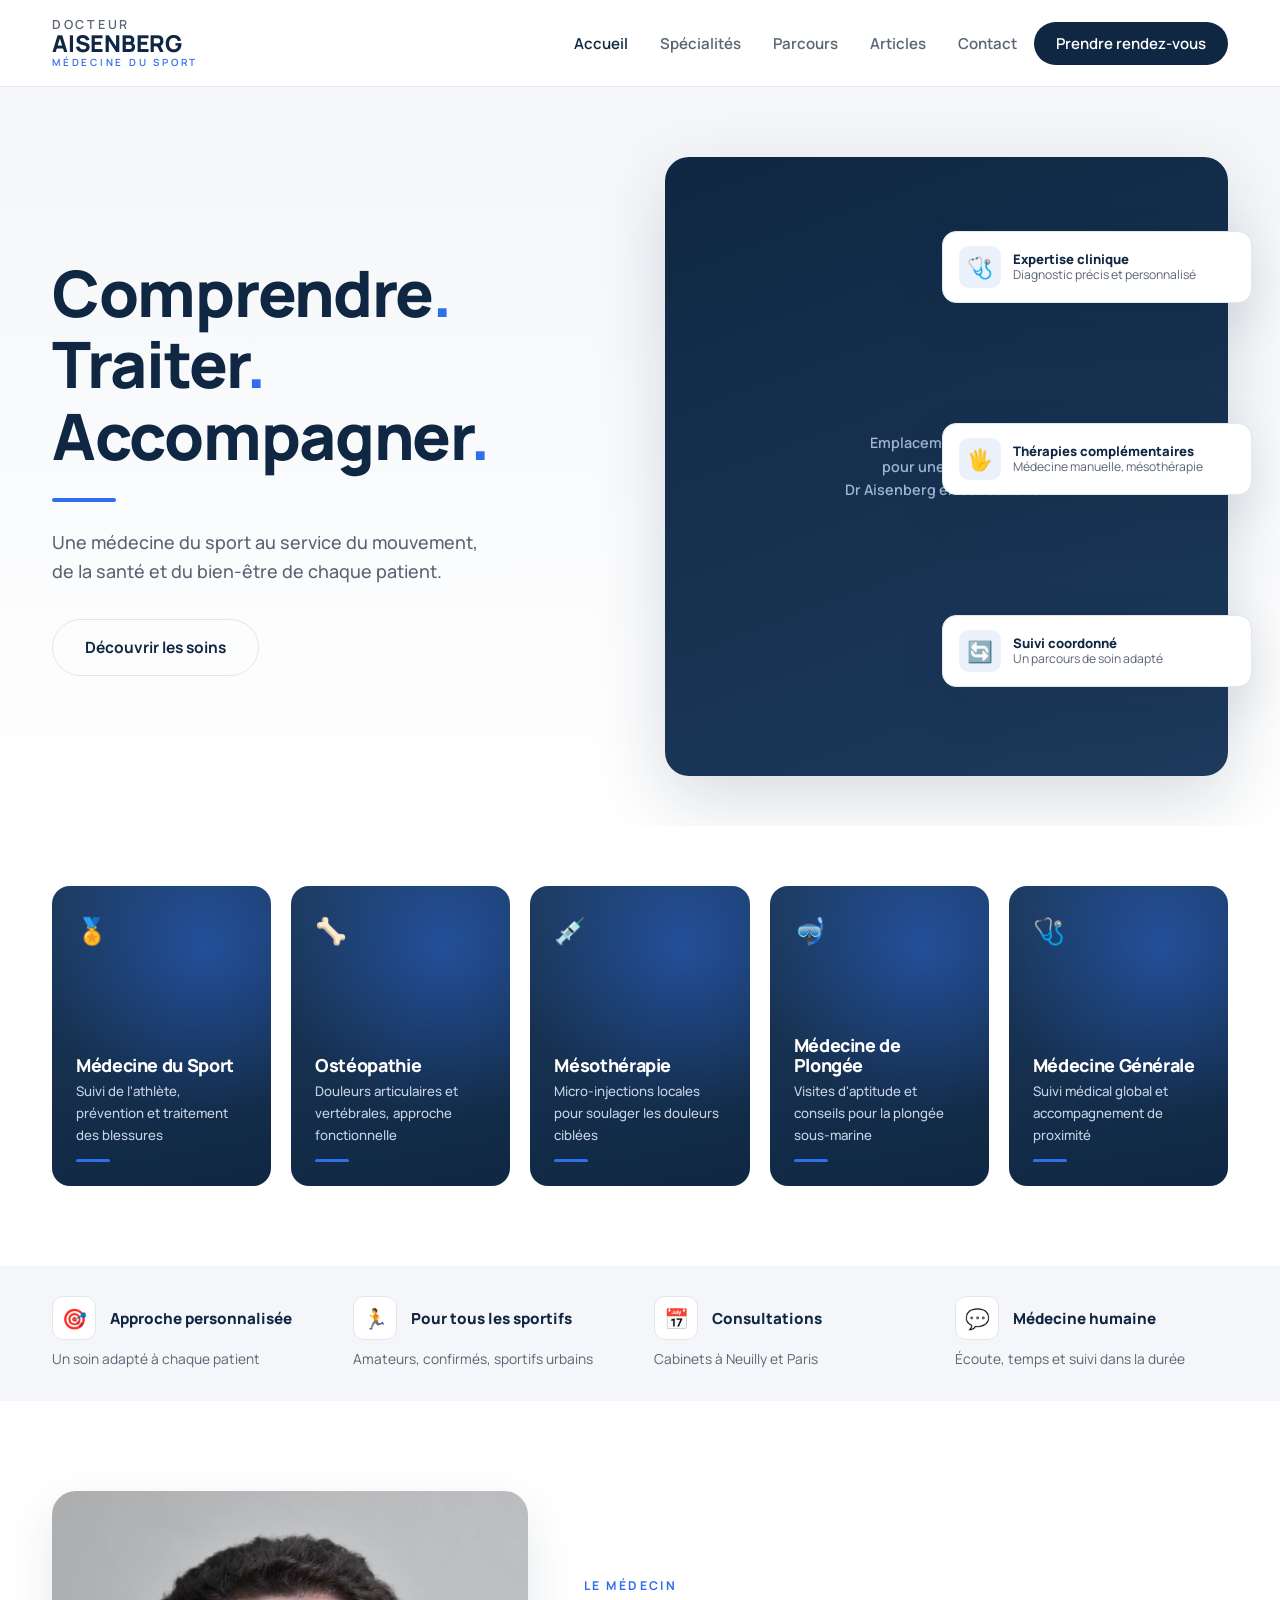
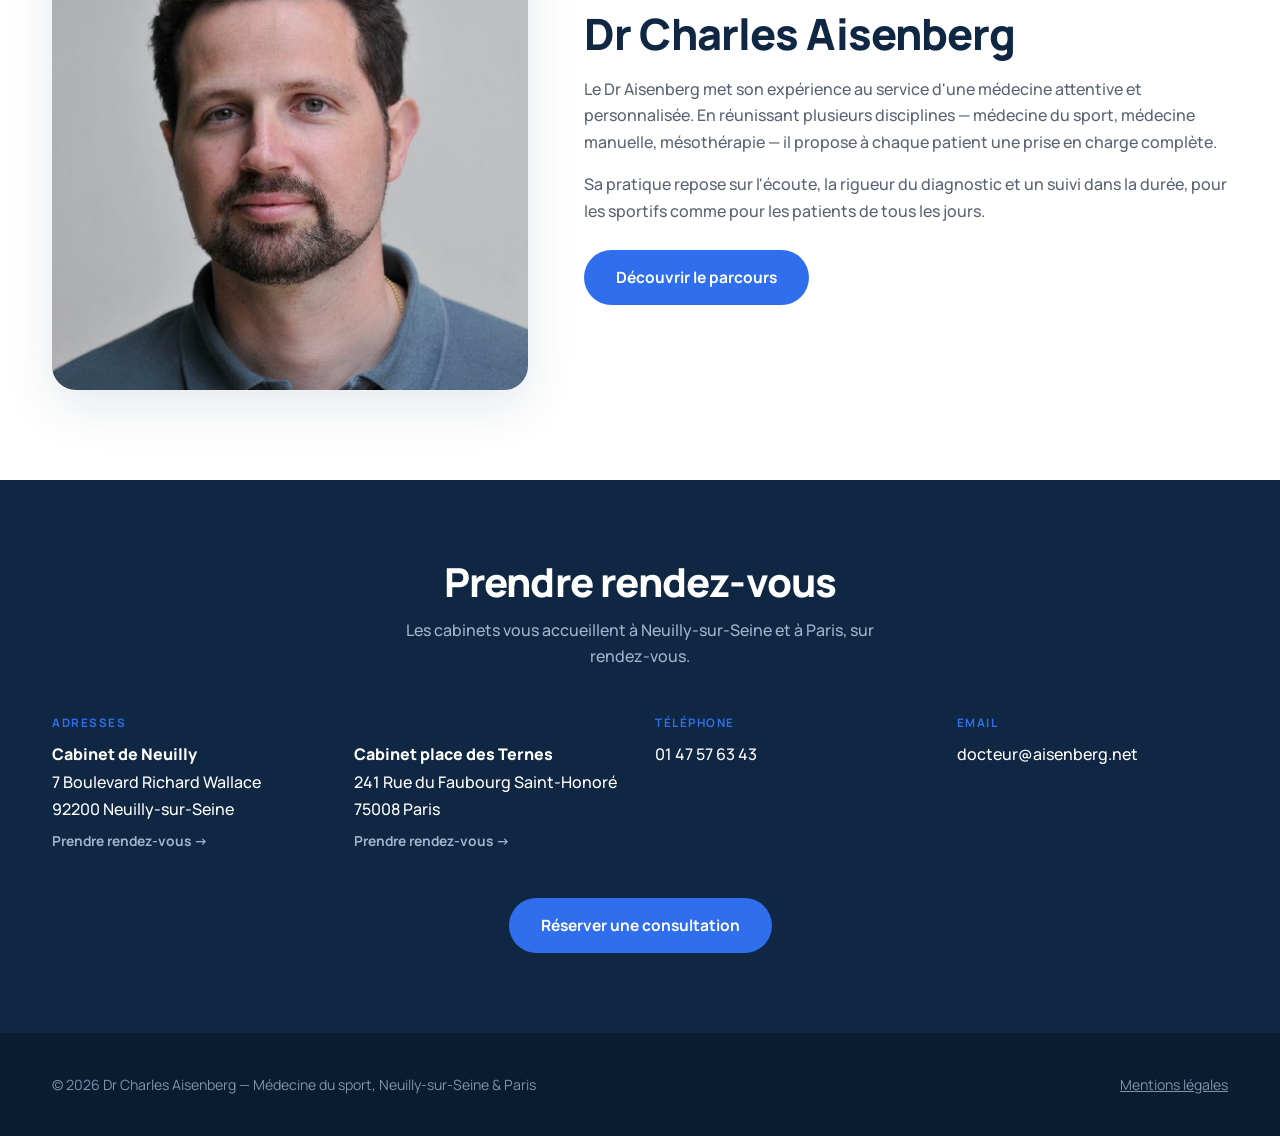
<file: index.html>
<!DOCTYPE html>
<html lang="fr">
<head>
<meta charset="UTF-8">
<meta name="viewport" content="width=device-width, initial-scale=1">
<title>Dr Charles Aisenberg — Médecine du sport à Neuilly-sur-Seine et Paris</title>
<meta name="description" content="Cabinets du Dr Charles Aisenberg à Neuilly-sur-Seine et Paris : médecine du sport, médecine manuelle et ostéopathie, mésothérapie, médecine de plongée et médecine générale.">
<link rel="preconnect" href="https://fonts.googleapis.com">
<link rel="preconnect" href="https://fonts.gstatic.com" crossorigin>
<link href="https://fonts.googleapis.com/css2?family=Manrope:wght@400;500;600;700;800&display=swap" rel="stylesheet">
<style>
  :root{
    --marine:#0f2742;
    --marine-doux:#1d3a5c;
    --bleu-vif:#2f6fed;
    --bleu-clair:#eaf1fb;
    --gris-fond:#f4f6f9;
    --gris-bord:#e2e7ee;
    --texte:#1f2a37;
    --texte-doux:#5a6473;
    --blanc:#fff;
    --rayon:18px;
    --rayon-l:24px;
    --ombre:0 18px 50px rgba(15,39,66,.10);
    --ombre-l:0 24px 70px rgba(15,39,66,.16);
    --largeur:1240px;
  }
  *{margin:0;padding:0;box-sizing:border-box}
  html{scroll-behavior:smooth}
  body{font-family:'Manrope',-apple-system,sans-serif;color:var(--texte);background:var(--blanc);line-height:1.65;-webkit-font-smoothing:antialiased}
  h1,h2,h3{font-weight:800;line-height:1.12;color:var(--marine);letter-spacing:-.02em}
  img{max-width:100%;display:block}
  a{color:var(--bleu-vif)}
  .contenu{max-width:var(--largeur);margin:0 auto;padding:0 32px}

  /* ---- En-tête ---- */
  .entete{background:rgba(255,255,255,.9);backdrop-filter:blur(10px);border-bottom:1px solid var(--gris-bord);position:sticky;top:0;z-index:100}
  .entete .contenu{display:flex;align-items:center;justify-content:space-between;padding:18px 32px;gap:18px;flex-wrap:wrap}
  .logo{text-decoration:none;line-height:1.05}
  .logo .l1{display:block;font-size:.78rem;font-weight:600;letter-spacing:.22em;color:var(--texte-doux)}
  .logo .l2{display:block;font-size:1.45rem;font-weight:800;color:var(--marine);letter-spacing:-.01em}
  .logo .l3{display:block;font-size:.62rem;font-weight:600;letter-spacing:.28em;color:var(--bleu-vif);margin-top:2px}
  .nav{display:flex;gap:2px;align-items:center;list-style:none;flex-wrap:wrap}
  .nav a{text-decoration:none;color:var(--texte-doux);font-size:.94rem;font-weight:600;padding:9px 15px;border-radius:9px;transition:.2s}
  .nav a:hover{background:var(--bleu-clair);color:var(--marine)}
  .nav a.actif{color:var(--marine)}
  .bouton-rdv{background:var(--marine)!important;color:#fff!important;padding:11px 22px!important;border-radius:50px!important}
  .bouton-rdv:hover{background:var(--bleu-vif)!important}

  /* ---- Hero ---- */
  .hero{background:linear-gradient(180deg,var(--gris-fond) 0%,var(--blanc) 100%);padding:70px 0 50px;position:relative;overflow:hidden}
  .hero-grille{display:grid;grid-template-columns:1fr 1fr;gap:50px;align-items:center}
  .hero h1{font-size:clamp(2.8rem,5vw,4.3rem)}
  .hero h1 .pt{color:var(--bleu-vif)}
  .hero p.intro{font-size:1.12rem;color:var(--texte-doux);max-width:430px;margin:24px 0 0;font-weight:500}
  .hero .barre{width:64px;height:4px;background:var(--bleu-vif);border-radius:2px;margin:26px 0}
  .hero-actions{margin-top:32px;display:flex;gap:12px;flex-wrap:wrap}
  .btn{display:inline-block;background:var(--bleu-vif);color:#fff;text-decoration:none;font-weight:700;font-size:.97rem;padding:15px 32px;border-radius:50px;transition:transform .15s,background .2s;border:none;cursor:pointer}
  .btn:hover{background:var(--marine);transform:translateY(-2px)}
  .btn-ligne{background:transparent;color:var(--marine);border:1.6px solid var(--gris-bord)}
  .btn-ligne:hover{background:var(--marine);color:#fff;border-color:var(--marine)}

  /* Colonne visuelle du hero : photo + cartes flottantes */
  .hero-visuel{position:relative}
  .hero-photo{background:linear-gradient(160deg,var(--marine),var(--marine-doux));border-radius:var(--rayon-l);aspect-ratio:4/4.4;display:flex;align-items:center;justify-content:center;color:#9fb4cf;text-align:center;font-size:.9rem;font-weight:600;padding:30px;box-shadow:var(--ombre-l)}
  .carte-flottante{position:absolute;background:var(--blanc);border:1px solid var(--gris-bord);border-radius:14px;box-shadow:var(--ombre);padding:14px 16px;display:flex;gap:12px;align-items:center;width:310px;right:-24px}
  .carte-flottante .pic{width:42px;height:42px;border-radius:10px;background:var(--bleu-clair);display:flex;align-items:center;justify-content:center;font-size:1.3rem;flex-shrink:0}
  .carte-flottante .t{font-weight:800;font-size:.82rem;color:var(--marine);line-height:1.25;white-space:nowrap}
  .carte-flottante .s{font-size:.76rem;color:var(--texte-doux);line-height:1.3}
  .cf-1{top:12%}
  .cf-2{top:43%}
  .cf-3{top:74%}

  /* ---- Bandeau spécialités (cartes photo) ---- */
  .specialites{padding:60px 0 80px;background:var(--blanc)}
  .grille-spe{display:grid;grid-template-columns:repeat(5,1fr);gap:20px}
  .carte-spe{position:relative;border-radius:var(--rayon);overflow:hidden;min-height:300px;background:linear-gradient(170deg,var(--marine-doux),var(--marine));display:flex;flex-direction:column;justify-content:flex-end;padding:24px;color:#fff;text-decoration:none;transition:transform .2s,box-shadow .2s}
  .carte-spe:hover{transform:translateY(-7px);box-shadow:var(--ombre-l)}
  .carte-spe::before{content:"";position:absolute;inset:0;background:radial-gradient(circle at 70% 20%,rgba(47,111,237,.45),transparent 60%)}
  .carte-spe .ic{position:relative;font-size:1.6rem;margin-bottom:auto}
  .carte-spe h3{position:relative;color:#fff;font-size:1.12rem;margin-bottom:6px}
  .carte-spe p{position:relative;font-size:.83rem;color:#c6d3e6;font-weight:500}
  .carte-spe .trait{position:relative;width:34px;height:3px;background:var(--bleu-vif);border-radius:2px;margin-top:12px}

  /* ---- Bandeau atouts ---- */
  .atouts{background:var(--gris-fond);padding:30px 0}
  .grille-atouts{display:grid;grid-template-columns:repeat(4,1fr);gap:28px}
  .atout{display:flex;flex-direction:column;gap:8px}
  .atout .haut{display:flex;align-items:center;gap:14px}
  .atout .ic{width:44px;height:44px;border-radius:11px;background:var(--blanc);border:1px solid var(--gris-bord);display:flex;align-items:center;justify-content:center;font-size:1.25rem;flex-shrink:0}
  .atout .t{font-weight:800;font-size:.95rem;color:var(--marine);white-space:nowrap}
  .atout .s{font-size:.86rem;color:var(--texte-doux);white-space:nowrap}
  @media(max-width:1100px){.atout .t,.atout .s{white-space:normal}}

  /* ---- Section médecin ---- */
  .medecin{padding:90px 0}
  .medecin-grille{display:grid;grid-template-columns:.85fr 1.15fr;gap:56px;align-items:center}
  .medecin-photo{width:100%;height:auto;border-radius:var(--rayon-l);box-shadow:var(--ombre)}
  .medecin .surt{text-transform:uppercase;letter-spacing:.2em;font-size:.76rem;font-weight:700;color:var(--bleu-vif);margin-bottom:14px}
  .medecin h2{font-size:clamp(1.9rem,3.5vw,2.7rem);margin-bottom:18px}
  .medecin p{color:var(--texte-doux);margin-bottom:16px;font-weight:500}
  .medecin .btn{margin-top:10px}

  /* ---- Bandeau contact ---- */
  .contact{background:var(--marine);color:#fff;padding:80px 0}
  .contact h2{color:#fff;font-size:clamp(1.8rem,3.5vw,2.5rem);text-align:center}
  .contact .soustitre{text-align:center;color:#9fb4cf;margin:12px auto 44px;max-width:520px;font-weight:500}
  .grille-contact{display:grid;grid-template-columns:repeat(4,1fr);gap:30px}
  .ct-item .et{text-transform:uppercase;letter-spacing:.13em;font-size:.73rem;color:var(--bleu-vif);font-weight:700;margin-bottom:8px}
  .ct-item a,.ct-item p{color:#fff;text-decoration:none;font-weight:500}
  .ct-item .lieu{display:block;font-weight:800;margin-bottom:2px}
  .ct-item .rdv-lien{display:inline-block;margin-top:8px;font-size:.86rem;font-weight:700;color:#9fb4cf}
  .ct-item .rdv-lien:hover{color:#fff}
  .ct-item a:hover{text-decoration:underline}
  .contact-cta{text-align:center;margin-top:44px}

  /* ---- Pied ---- */
  .pied{background:#0a1c30;color:#7f93ab;padding:40px 0;font-size:.88rem}
  .pied .contenu{display:flex;justify-content:space-between;flex-wrap:wrap;gap:14px}
  .pied a{color:#7f93ab}

  /* ---- Responsive ---- */
  @media(max-width:1000px){
    .grille-spe{grid-template-columns:repeat(2,1fr)}
    .grille-atouts{grid-template-columns:repeat(2,1fr)}
    .grille-contact{grid-template-columns:repeat(2,1fr)}
  }
  @media(max-width:820px){
    .hero-grille{grid-template-columns:1fr;gap:40px}
    .hero-visuel{max-width:420px;margin:0 auto}
    .carte-flottante{display:none}
    .medecin-grille{grid-template-columns:1fr;gap:34px}
  }
  @media(max-width:560px){
    .grille-spe,.grille-atouts,.grille-contact{grid-template-columns:1fr}
    .contenu{padding:0 20px}
    .hero{padding:48px 0 30px}
  }
</style>
</head>
<body>

<!-- ===== EN-TÊTE ===== -->
<header class="entete">
  <div class="contenu">
    <a href="index.html" class="logo">
      <span class="l1">DOCTEUR</span>
      <span class="l2">AISENBERG</span>
      <span class="l3">MÉDECINE DU SPORT</span>
    </a>
    <nav>
      <ul class="nav">
        <li><a href="index.html" class="actif">Accueil</a></li>
        <li><a href="specialites.html">Spécialités</a></li>
        <li><a href="cv.html">Parcours</a></li>
        <li><a href="articles.html">Articles</a></li>
        <li><a href="contact.html">Contact</a></li>
        <li><a href="https://www.doctolib.fr/medecin-du-sport/paris/charles-aisenberg" class="bouton-rdv" target="_blank" rel="noopener">Prendre rendez-vous</a></li>
      </ul>
    </nav>
  </div>
</header>

<!-- ===== HERO ===== -->
<section class="hero">
  <div class="contenu">
    <div class="hero-grille">
      <div>
        <h1>Comprendre<span class="pt">.</span><br>Traiter<span class="pt">.</span><br>Accompagner<span class="pt">.</span></h1>
        <div class="barre"></div>
        <p class="intro">Une médecine du sport au service du mouvement, de la santé et du bien-être de chaque patient.</p>
        <div class="hero-actions">
          <a href="#specialites" class="btn btn-ligne">Découvrir les soins</a>
        </div>
      </div>
      <div class="hero-visuel">
        <div class="hero-photo">Emplacement réservé<br>pour une photo du<br>Dr Aisenberg en consultation</div>
        <div class="carte-flottante cf-1">
          <div class="pic">🩺</div>
          <div><div class="t">Expertise clinique</div><div class="s">Diagnostic précis et personnalisé</div></div>
        </div>
        <div class="carte-flottante cf-2">
          <div class="pic">🖐️</div>
          <div><div class="t">Thérapies complémentaires</div><div class="s">Médecine manuelle, mésothérapie</div></div>
        </div>
        <div class="carte-flottante cf-3">
          <div class="pic">🔄</div>
          <div><div class="t">Suivi coordonné</div><div class="s">Un parcours de soin adapté</div></div>
        </div>
      </div>
    </div>
  </div>
</section>

<!-- ===== SPÉCIALITÉS ===== -->
<section class="specialites" id="specialites">
  <div class="contenu">
    <div class="grille-spe">
      <a href="specialites.html#medecine-du-sport" class="carte-spe">
        <div class="ic">🏅</div>
        <h3>Médecine du Sport</h3>
        <p>Suivi de l'athlète, prévention et traitement des blessures</p>
        <div class="trait"></div>
      </a>
      <a href="specialites.html#osteopathie" class="carte-spe">
        <div class="ic">🦴</div>
        <h3>Ostéopathie</h3>
        <p>Douleurs articulaires et vertébrales, approche fonctionnelle</p>
        <div class="trait"></div>
      </a>
      <a href="specialites.html#mesotherapie" class="carte-spe">
        <div class="ic">💉</div>
        <h3>Mésothérapie</h3>
        <p>Micro-injections locales pour soulager les douleurs ciblées</p>
        <div class="trait"></div>
      </a>
      <a href="specialites.html#medecine-de-plongee" class="carte-spe">
        <div class="ic">🤿</div>
        <h3>Médecine de Plongée</h3>
        <p>Visites d'aptitude et conseils pour la plongée sous-marine</p>
        <div class="trait"></div>
      </a>
      <a href="specialites.html#medecine-generale" class="carte-spe">
        <div class="ic">🩺</div>
        <h3>Médecine Générale</h3>
        <p>Suivi médical global et accompagnement de proximité</p>
        <div class="trait"></div>
      </a>
    </div>
  </div>
</section>

<!-- ===== ATOUTS ===== -->
<section class="atouts">
  <div class="contenu">
    <div class="grille-atouts">
      <div class="atout">
        <div class="haut"><div class="ic">🎯</div><div class="t">Approche personnalisée</div></div>
        <div class="s">Un soin adapté à chaque patient</div>
      </div>
      <div class="atout">
        <div class="haut"><div class="ic">🏃</div><div class="t">Pour tous les sportifs</div></div>
        <div class="s">Amateurs, confirmés, sportifs urbains</div>
      </div>
      <div class="atout">
        <div class="haut"><div class="ic">📅</div><div class="t">Consultations</div></div>
        <div class="s">Cabinets à Neuilly et Paris</div>
      </div>
      <div class="atout">
        <div class="haut"><div class="ic">💬</div><div class="t">Médecine humaine</div></div>
        <div class="s">Écoute, temps et suivi dans la durée</div>
      </div>
    </div>
  </div>
</section>

<!-- ===== MÉDECIN ===== -->
<section class="medecin">
  <div class="contenu">
    <div class="medecin-grille">
      <img class="medecin-photo" src="images/dr-aisenberg.jpg" alt="Portrait du Dr Charles Aisenberg">
      <div>
        <p class="surt">Le médecin</p>
        <h2>Dr Charles Aisenberg</h2>
        <p>Le Dr Aisenberg met son expérience au service d'une médecine attentive et personnalisée. En réunissant plusieurs disciplines — médecine du sport, médecine manuelle, mésothérapie — il propose à chaque patient une prise en charge complète.</p>
        <p>Sa pratique repose sur l'écoute, la rigueur du diagnostic et un suivi dans la durée, pour les sportifs comme pour les patients de tous les jours.</p>
        <a href="cv.html" class="btn">Découvrir le parcours</a>
      </div>
    </div>
  </div>
</section>

<!-- ===== CONTACT ===== -->
<section class="contact">
  <div class="contenu">
    <h2>Prendre rendez-vous</h2>
    <p class="soustitre">Les cabinets vous accueillent à Neuilly-sur-Seine et à Paris, sur rendez-vous.</p>
    <div class="grille-contact">
      <div class="ct-item">
        <p class="et">Adresses</p>
        <p><span class="lieu">Cabinet de Neuilly</span>7 Boulevard Richard Wallace<br>92200 Neuilly-sur-Seine</p>
        <a class="rdv-lien" href="https://www.doctolib.fr/medecin-du-sport/paris/charles-aisenberg?pid=practice-629584" target="_blank" rel="noopener">Prendre rendez-vous →</a>
      </div>
      <div class="ct-item">
        <p class="et" aria-hidden="true">&nbsp;</p>
        <p><span class="lieu">Cabinet place des Ternes</span>241 Rue du Faubourg Saint-Honoré<br>75008 Paris</p>
        <a class="rdv-lien" href="https://www.doctolib.fr/medecin-du-sport/paris/charles-aisenberg?pid=practice-629587" target="_blank" rel="noopener">Prendre rendez-vous →</a>
      </div>
      <div class="ct-item">
        <p class="et">Téléphone</p>
        <p><a href="tel:+33147576343">01 47 57 63 43</a></p>
      </div>
      <div class="ct-item">
        <p class="et">Email</p>
        <p><a href="mailto:docteur@aisenberg.net">docteur@aisenberg.net</a></p>
      </div>
    </div>
    <div class="contact-cta">
      <a href="https://www.doctolib.fr/medecin-du-sport/paris/charles-aisenberg" class="btn" target="_blank" rel="noopener">Réserver une consultation</a>
    </div>
  </div>
</section>

<!-- ===== PIED ===== -->
<footer class="pied">
  <div class="contenu">
    <span>© 2026 Dr Charles Aisenberg — Médecine du sport, Neuilly-sur-Seine &amp; Paris</span>
    <span><a href="mentions-legales.html">Mentions légales</a></span>
  </div>
</footer>

</body>
</html>
</file>
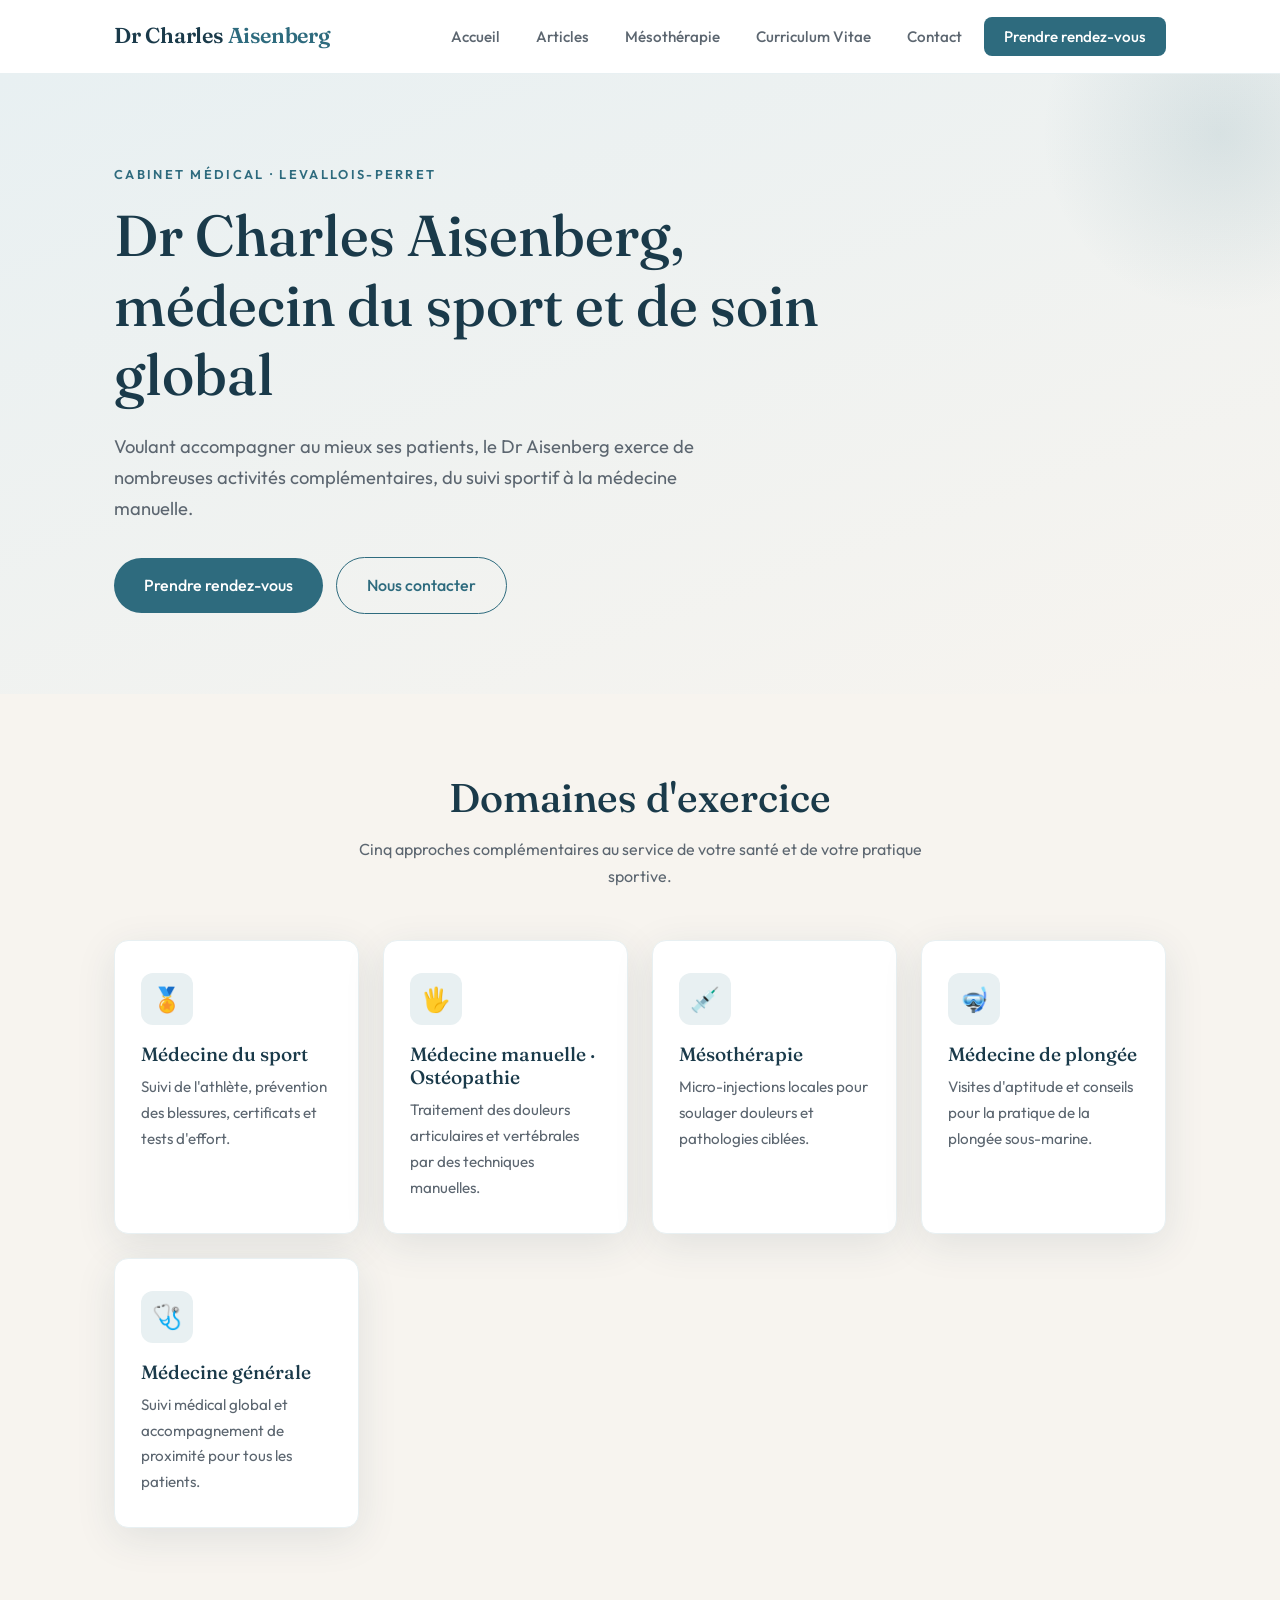
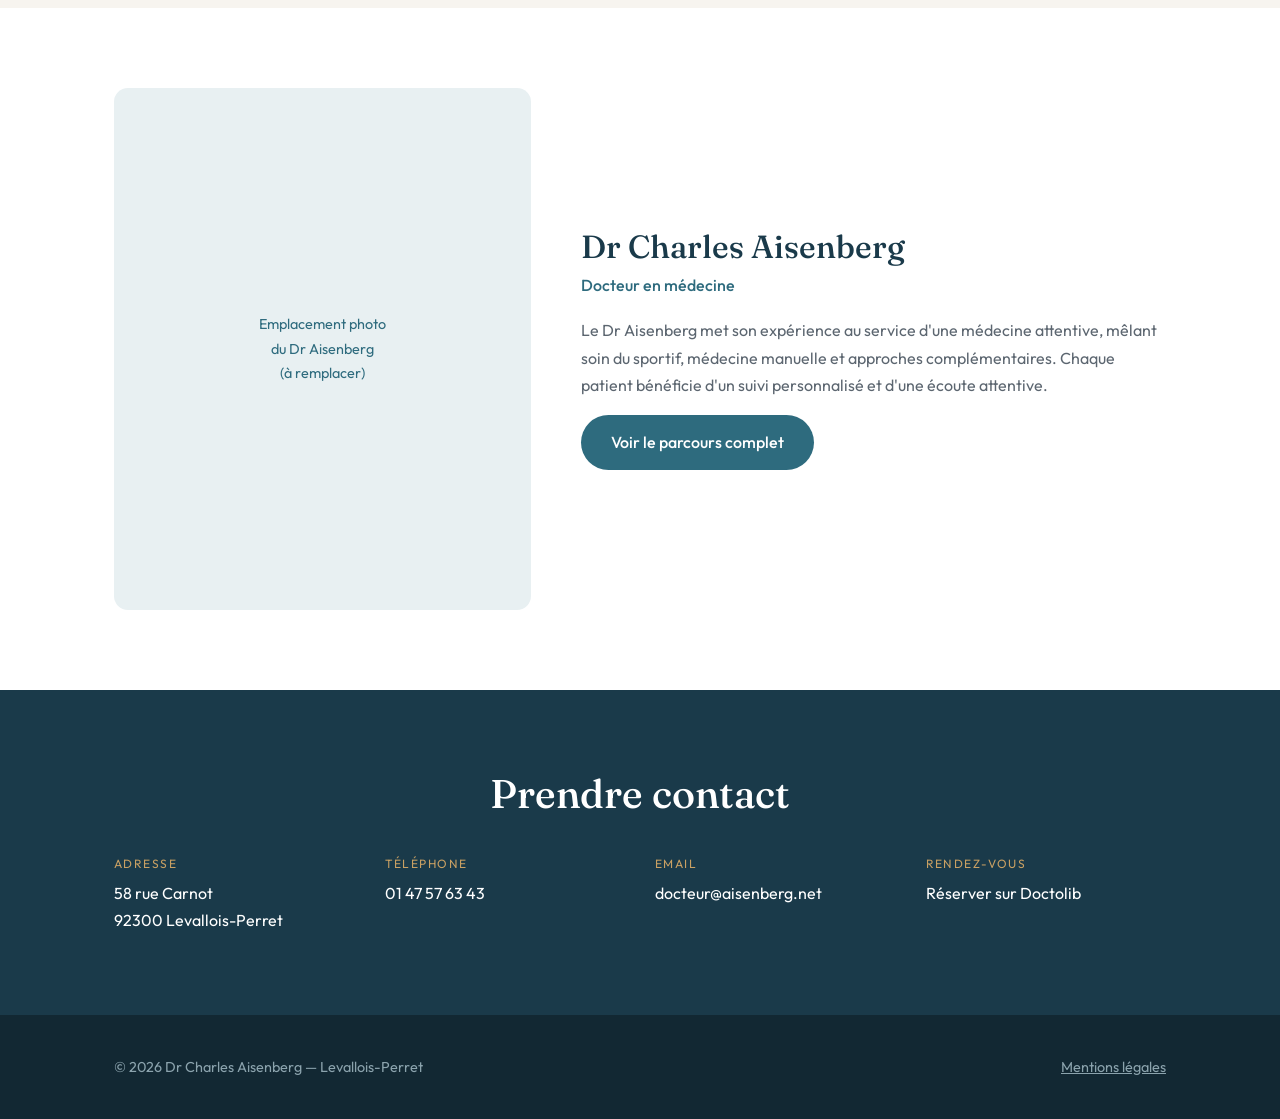
<file: archive/V1/index.html>
<!DOCTYPE html>
<html lang="fr">
<head>
  <meta charset="UTF-8">
  <meta name="viewport" content="width=device-width, initial-scale=1">
  <title>Dr Charles Aisenberg — Médecin du sport à Levallois-Perret</title>
  <meta name="description" content="Cabinet du Dr Charles Aisenberg à Levallois-Perret : médecine du sport, médecine manuelle et ostéopathie, mésothérapie, médecine de plongée et médecine générale.">
  <link rel="stylesheet" href="style.css">
</head>
<body>

  <!-- ===================== EN-TÊTE ===================== -->
  <header class="entete">
    <div class="contenu">
      <a href="index.html" class="logo">Dr Charles <span>Aisenberg</span></a>
      <nav>
        <ul class="nav">
          <li><a href="index.html">Accueil</a></li>
          <li><a href="articles.html">Articles</a></li>
          <li><a href="mesotherapie.html">Mésothérapie</a></li>
          <li><a href="cv.html">Curriculum Vitae</a></li>
          <li><a href="contact.html">Contact</a></li>
          <li><a href="https://www.doctolib.fr/medecin-du-sport/levallois-perret/charles-aisenberg" class="bouton-rdv" target="_blank" rel="noopener">Prendre rendez-vous</a></li>
        </ul>
      </nav>
    </div>
  </header>

  <!-- ===================== ACCUEIL ===================== -->
  <section class="hero">
    <div class="contenu">
      <p class="surtitre">Cabinet médical · Levallois-Perret</p>
      <h1>Dr Charles Aisenberg, médecin du sport et de soin global</h1>
      <p class="intro">
        Voulant accompagner au mieux ses patients, le Dr Aisenberg exerce de nombreuses
        activités complémentaires, du suivi sportif à la médecine manuelle.
      </p>
      <a href="https://www.doctolib.fr/medecin-du-sport/levallois-perret/charles-aisenberg" class="btn" target="_blank" rel="noopener">Prendre rendez-vous</a>
      <a href="contact.html" class="btn btn-clair">Nous contacter</a>
    </div>
  </section>

  <!-- ===================== SPÉCIALITÉS ===================== -->
  <section class="section">
    <div class="contenu">
      <h2 class="section-titre">Domaines d'exercice</h2>
      <p class="section-soustitre">
        Cinq approches complémentaires au service de votre santé et de votre pratique sportive.
      </p>
      <div class="grille-soins">
        <article class="carte-soin">
          <div class="icone">🏅</div>
          <h3>Médecine du sport</h3>
          <p>Suivi de l'athlète, prévention des blessures, certificats et tests d'effort.</p>
        </article>
        <article class="carte-soin">
          <div class="icone">🖐️</div>
          <h3>Médecine manuelle · Ostéopathie</h3>
          <p>Traitement des douleurs articulaires et vertébrales par des techniques manuelles.</p>
        </article>
        <article class="carte-soin">
          <div class="icone">💉</div>
          <h3>Mésothérapie</h3>
          <p>Micro-injections locales pour soulager douleurs et pathologies ciblées.</p>
        </article>
        <article class="carte-soin">
          <div class="icone">🤿</div>
          <h3>Médecine de plongée</h3>
          <p>Visites d'aptitude et conseils pour la pratique de la plongée sous-marine.</p>
        </article>
        <article class="carte-soin">
          <div class="icone">🩺</div>
          <h3>Médecine générale</h3>
          <p>Suivi médical global et accompagnement de proximité pour tous les patients.</p>
        </article>
      </div>
    </div>
  </section>

  <!-- ===================== LE MÉDECIN ===================== -->
  <section class="section medecin">
    <div class="contenu">
      <div class="medecin-grille">
        <div class="medecin-photo">
          Emplacement photo<br>du Dr Aisenberg<br>(à remplacer)
        </div>
        <div>
          <h2>Dr Charles Aisenberg</h2>
          <p class="role">Docteur en médecine</p>
          <p style="color:var(--texte-doux);margin-bottom:16px;">
            Le Dr Aisenberg met son expérience au service d'une médecine attentive,
            mêlant soin du sportif, médecine manuelle et approches complémentaires.
            Chaque patient bénéficie d'un suivi personnalisé et d'une écoute attentive.
          </p>
          <a href="cv.html" class="btn">Voir le parcours complet</a>
        </div>
      </div>
    </div>
  </section>

  <!-- ===================== CONTACT ===================== -->
  <section class="section contact-bandeau" id="contact">
    <div class="contenu">
      <h2 class="section-titre" style="color:#fff;">Prendre contact</h2>
      <div class="contact-grille">
        <div class="contact-item">
          <p class="etiquette">Adresse</p>
          <p>58 rue Carnot<br>92300 Levallois-Perret</p>
        </div>
        <div class="contact-item">
          <p class="etiquette">Téléphone</p>
          <p><a href="tel:+33147576343">01 47 57 63 43</a></p>
        </div>
        <div class="contact-item">
          <p class="etiquette">Email</p>
          <p><a href="mailto:docteur@aisenberg.net">docteur@aisenberg.net</a></p>
        </div>
        <div class="contact-item">
          <p class="etiquette">Rendez-vous</p>
          <p><a href="https://www.doctolib.fr/medecin-du-sport/levallois-perret/charles-aisenberg" target="_blank" rel="noopener">Réserver sur Doctolib</a></p>
        </div>
      </div>
    </div>
  </section>

  <!-- ===================== PIED DE PAGE ===================== -->
  <footer class="pied">
    <div class="contenu">
      <span>© 2026 Dr Charles Aisenberg — Levallois-Perret</span>
      <span><a href="mentions-legales.html">Mentions légales</a></span>
    </div>
  </footer>

</body>
</html>
</file>
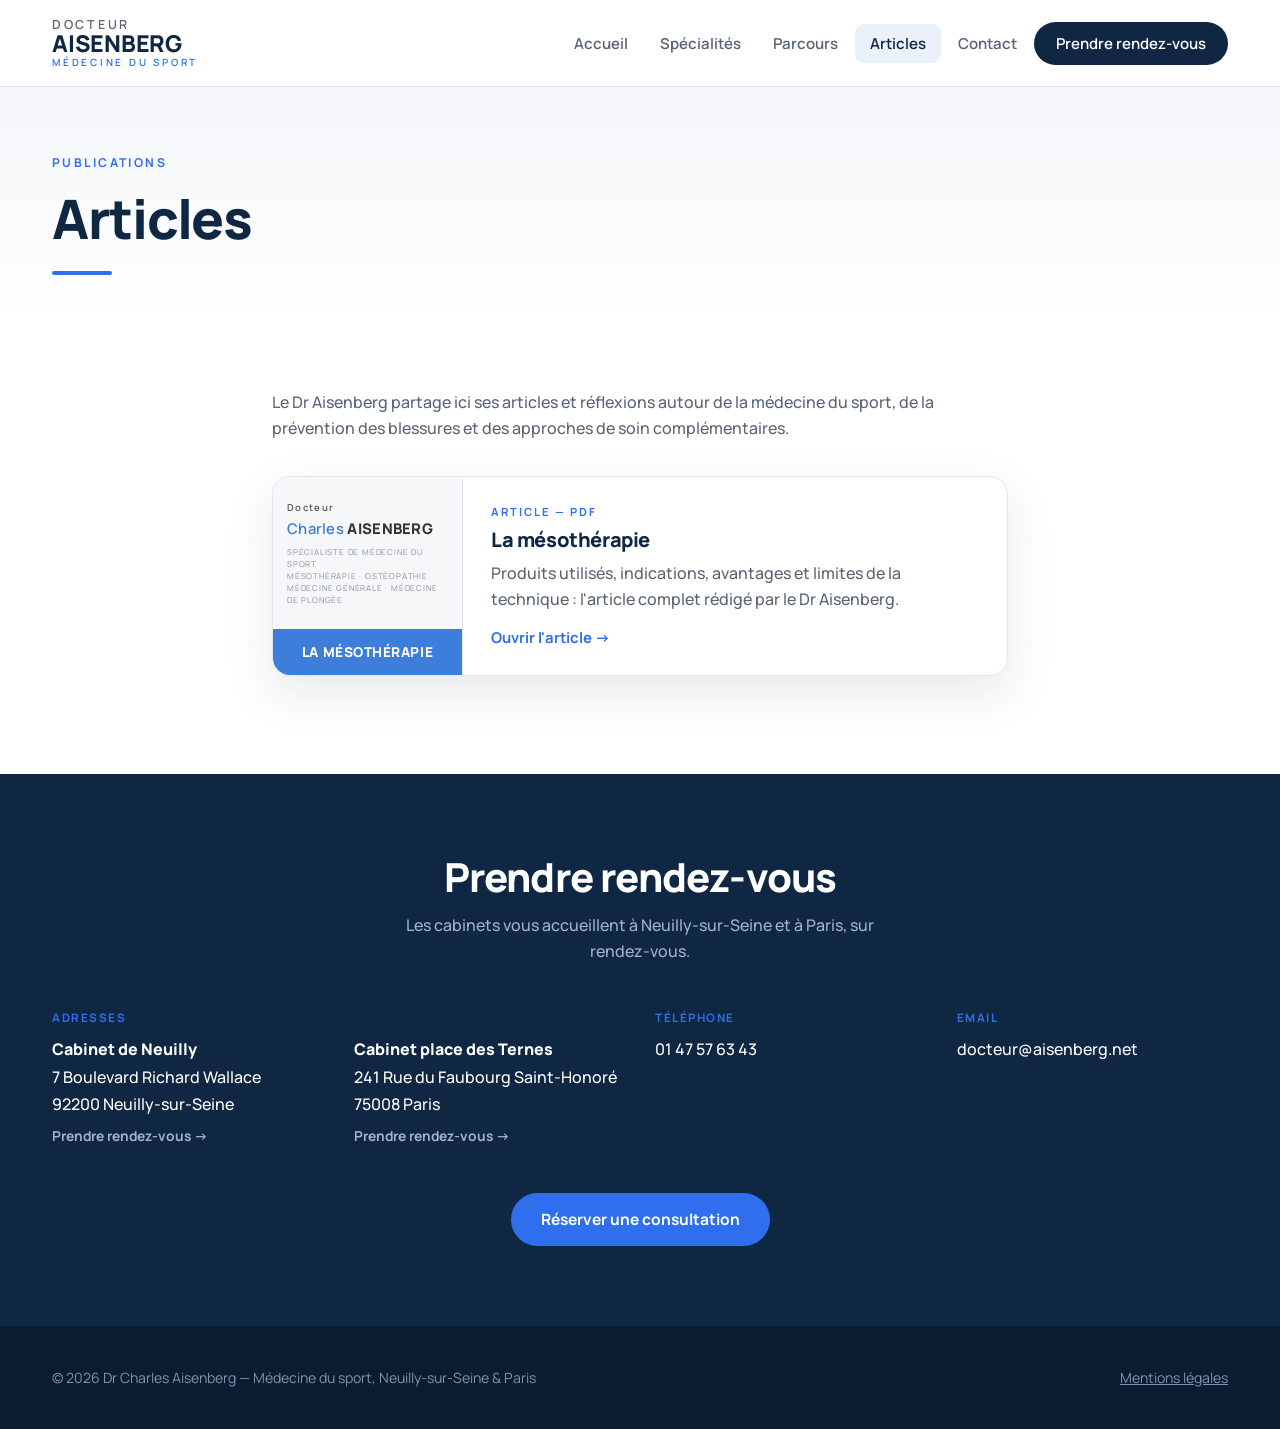
<file: articles.html>
<!DOCTYPE html>
<html lang="fr">
<head>
<meta charset="UTF-8">
<meta name="viewport" content="width=device-width, initial-scale=1">
<title>Articles — Dr Charles Aisenberg</title>
<meta name="description" content="Articles et publications du Dr Charles Aisenberg.">
<link rel="preconnect" href="https://fonts.googleapis.com">
<link rel="preconnect" href="https://fonts.gstatic.com" crossorigin>
<link href="https://fonts.googleapis.com/css2?family=Manrope:wght@400;500;600;700;800&display=swap" rel="stylesheet">
<style>
  :root{
    --marine:#0f2742;--marine-doux:#1d3a5c;--bleu-vif:#2f6fed;--bleu-clair:#eaf1fb;
    --gris-fond:#f4f6f9;--gris-bord:#e2e7ee;--texte:#1f2a37;--texte-doux:#5a6473;
    --blanc:#fff;--rayon:18px;--rayon-l:24px;--ombre:0 18px 50px rgba(15,39,66,.10);--largeur:1240px;
  }
  *{margin:0;padding:0;box-sizing:border-box}
  html{scroll-behavior:smooth}
  body{font-family:'Manrope',-apple-system,sans-serif;color:var(--texte);background:var(--blanc);line-height:1.65;-webkit-font-smoothing:antialiased}
  h1,h2,h3{font-weight:800;line-height:1.14;color:var(--marine);letter-spacing:-.02em}
  img{max-width:100%;display:block}
  a{color:var(--bleu-vif)}
  .contenu{max-width:var(--largeur);margin:0 auto;padding:0 32px}
  .entete{background:rgba(255,255,255,.9);backdrop-filter:blur(10px);border-bottom:1px solid var(--gris-bord);position:sticky;top:0;z-index:100}
  .entete .contenu{display:flex;align-items:center;justify-content:space-between;padding:18px 32px;gap:18px;flex-wrap:wrap}
  .logo{text-decoration:none;line-height:1.05}
  .logo .l1{display:block;font-size:.78rem;font-weight:600;letter-spacing:.22em;color:var(--texte-doux)}
  .logo .l2{display:block;font-size:1.45rem;font-weight:800;color:var(--marine);letter-spacing:-.01em}
  .logo .l3{display:block;font-size:.62rem;font-weight:600;letter-spacing:.28em;color:var(--bleu-vif);margin-top:2px}
  .nav{display:flex;gap:2px;align-items:center;list-style:none;flex-wrap:wrap}
  .nav a{text-decoration:none;color:var(--texte-doux);font-size:.94rem;font-weight:600;padding:9px 15px;border-radius:9px;transition:.2s}
  .nav a:hover{background:var(--bleu-clair);color:var(--marine)}
  .nav a.actif{color:var(--marine);background:var(--bleu-clair)}
  .bouton-rdv{background:var(--marine)!important;color:#fff!important;padding:11px 22px!important;border-radius:50px!important}
  .bouton-rdv:hover{background:var(--bleu-vif)!important}
  .btn{display:inline-block;background:var(--bleu-vif);color:#fff;text-decoration:none;font-weight:700;font-size:.97rem;padding:14px 30px;border-radius:50px;transition:transform .15s,background .2s}
  .btn:hover{background:var(--marine);transform:translateY(-2px)}
  .page-entete{background:linear-gradient(180deg,var(--gris-fond),var(--blanc));padding:66px 0 50px;position:relative;overflow:hidden}
  .page-entete .fil{text-transform:uppercase;letter-spacing:.2em;font-size:.76rem;font-weight:700;color:var(--bleu-vif);margin-bottom:14px}
  .page-entete h1{font-size:clamp(2.2rem,4.5vw,3.4rem)}
  .page-entete .barre{width:60px;height:4px;background:var(--bleu-vif);border-radius:2px;margin-top:22px}
  .page-corps{padding:64px 0}
  .page-corps .contenu{max-width:800px}
  .page-corps h2{font-size:1.5rem;margin:40px 0 14px}
  .page-corps h2:first-child{margin-top:0}
  .page-corps p{margin-bottom:16px;color:var(--texte-doux);font-weight:500}
  .page-corps ul{margin:0 0 18px 22px;color:var(--texte-doux);font-weight:500}
  .page-corps li{margin-bottom:7px}
  .bloc-info{background:var(--bleu-clair);border-left:4px solid var(--bleu-vif);border-radius:12px;padding:22px 26px;margin:26px 0}
  .bloc-info p{color:var(--marine-doux)}
  .bloc-info p:last-child{margin-bottom:0}

  /* ---- Carte article ---- */
  .carte-article{display:flex;gap:28px;align-items:stretch;background:var(--blanc);border:1px solid var(--gris-bord);border-radius:var(--rayon);box-shadow:var(--ombre);overflow:hidden;text-decoration:none;margin:34px 0;transition:transform .2s,box-shadow .2s}
  .carte-article:hover{transform:translateY(-4px)}
  .vignette{flex:0 0 190px;display:flex;flex-direction:column;border-right:1px solid var(--gris-bord)}
  .vignette .haut{flex:1;background:#f6f7f8;padding:18px 14px;display:flex;flex-direction:column;justify-content:center}
  .vignette .haut .v1{font-size:.6rem;letter-spacing:.14em;color:#555;font-weight:600}
  .vignette .haut .v2{font-size:.92rem;font-weight:800;color:#333;letter-spacing:.02em}
  .vignette .haut .v2 .ch{color:#3d7edb;font-weight:600}
  .vignette .haut .v3{font-size:.5rem;letter-spacing:.1em;color:#8a929c;margin-top:6px;line-height:1.5}
  .vignette .bande{background:#3d7edb;color:#fff;font-weight:800;text-align:center;padding:12px 8px;font-size:.85rem;letter-spacing:.04em}
  .carte-article .texte{padding:26px 30px 26px 0;display:flex;flex-direction:column;justify-content:center}
  .carte-article .texte .type{text-transform:uppercase;letter-spacing:.18em;font-size:.7rem;font-weight:700;color:var(--bleu-vif);margin-bottom:8px}
  .carte-article .texte h3{font-size:1.25rem;margin-bottom:8px}
  .carte-article .texte p{margin-bottom:12px}
  .carte-article .texte .ouvrir{font-weight:700;color:var(--bleu-vif);font-size:.93rem}
  @media(max-width:640px){.carte-article{flex-direction:column}.vignette{flex:none;border-right:none;border-bottom:1px solid var(--gris-bord)}.vignette .haut{padding:22px 18px}.carte-article .texte{padding:4px 24px 24px}}
  /* ---- Bandeau contact (identique à l'accueil) ---- */
  .contact{background:var(--marine);color:#fff;padding:80px 0}
  .contact h2{color:#fff;font-size:clamp(1.8rem,3.5vw,2.5rem);text-align:center}
  .contact .soustitre{text-align:center;color:#9fb4cf;margin:12px auto 44px;max-width:520px;font-weight:500}
  .grille-contact{display:grid;grid-template-columns:repeat(4,1fr);gap:30px}
  .ct-item .et{text-transform:uppercase;letter-spacing:.13em;font-size:.73rem;color:var(--bleu-vif);font-weight:700;margin-bottom:8px}
  .ct-item a,.ct-item p{color:#fff;text-decoration:none;font-weight:500}
  .ct-item a:hover{text-decoration:underline}
  .ct-item .lieu{display:block;font-weight:800;margin-bottom:2px}
  .ct-item .rdv-lien{display:inline-block;margin-top:8px;font-size:.86rem;font-weight:700;color:#9fb4cf}
  .ct-item .rdv-lien:hover{color:#fff}
  .contact-cta{text-align:center;margin-top:44px}
  @media(max-width:1000px){.grille-contact{grid-template-columns:repeat(2,1fr)}}
  @media(max-width:600px){.grille-contact{grid-template-columns:1fr}}

  .pied{background:#0a1c30;color:#7f93ab;padding:40px 0;font-size:.88rem}
  .pied .contenu{display:flex;justify-content:space-between;flex-wrap:wrap;gap:14px}
  .pied a{color:#7f93ab}
  @media(max-width:560px){.contenu{padding:0 20px}.page-corps{padding:46px 0}.page-entete{padding:48px 0 38px}}
</style>
</head>
<body>

<header class="entete">
  <div class="contenu">
    <a href="index.html" class="logo">
      <span class="l1">DOCTEUR</span>
      <span class="l2">AISENBERG</span>
      <span class="l3">MÉDECINE DU SPORT</span>
    </a>
    <nav>
      <ul class="nav">
        <li><a href="index.html">Accueil</a></li>
        <li><a href="specialites.html">Spécialités</a></li>
        <li><a href="cv.html">Parcours</a></li>
        <li><a href="articles.html" class="actif">Articles</a></li>
        <li><a href="contact.html">Contact</a></li>
        <li><a href="https://www.doctolib.fr/medecin-du-sport/paris/charles-aisenberg" class="bouton-rdv" target="_blank" rel="noopener">Prendre rendez-vous</a></li>
      </ul>
    </nav>
  </div>
</header>

<section class="page-entete">
  <div class="contenu">
    <p class="fil">Publications</p>
    <h1>Articles</h1>
    <div class="barre"></div>
  </div>
</section>

<section class="page-corps">
  <div class="contenu">
    <p>Le Dr Aisenberg partage ici ses articles et réflexions autour de la médecine du sport, de la prévention des blessures et des approches de soin complémentaires.</p>

    <a class="carte-article" href="documents/DrAisenberg_Mesotherapie.pdf" target="_blank" rel="noopener">
      <div class="vignette">
        <div class="haut">
          <span class="v1">Docteur</span>
          <span class="v2"><span class="ch">Charles</span> AISENBERG</span>
          <span class="v3">SPÉCIALISTE DE MÉDECINE DU SPORT<br>MÉSOTHÉRAPIE · OSTÉOPATHIE<br>MÉDECINE GÉNÉRALE · MÉDECINE DE PLONGÉE</span>
        </div>
        <div class="bande">LA MÉSOTHÉRAPIE</div>
      </div>
      <div class="texte">
        <p class="type">Article — PDF</p>
        <h3>La mésothérapie</h3>
        <p>Produits utilisés, indications, avantages et limites de la technique : l'article complet rédigé par le Dr Aisenberg.</p>
        <span class="ouvrir">Ouvrir l'article →</span>
      </div>
    </a>
  </div>
</section>

<!-- ===== CONTACT ===== -->
<section class="contact">
  <div class="contenu">
    <h2>Prendre rendez-vous</h2>
    <p class="soustitre">Les cabinets vous accueillent à Neuilly-sur-Seine et à Paris, sur rendez-vous.</p>
    <div class="grille-contact">
      <div class="ct-item">
        <p class="et">Adresses</p>
        <p><span class="lieu">Cabinet de Neuilly</span>7 Boulevard Richard Wallace<br>92200 Neuilly-sur-Seine</p>
        <a class="rdv-lien" href="https://www.doctolib.fr/medecin-du-sport/paris/charles-aisenberg?pid=practice-629584" target="_blank" rel="noopener">Prendre rendez-vous →</a>
      </div>
      <div class="ct-item">
        <p class="et" aria-hidden="true">&nbsp;</p>
        <p><span class="lieu">Cabinet place des Ternes</span>241 Rue du Faubourg Saint-Honoré<br>75008 Paris</p>
        <a class="rdv-lien" href="https://www.doctolib.fr/medecin-du-sport/paris/charles-aisenberg?pid=practice-629587" target="_blank" rel="noopener">Prendre rendez-vous →</a>
      </div>
      <div class="ct-item">
        <p class="et">Téléphone</p>
        <p><a href="tel:+33147576343">01 47 57 63 43</a></p>
      </div>
      <div class="ct-item">
        <p class="et">Email</p>
        <p><a href="mailto:docteur@aisenberg.net">docteur@aisenberg.net</a></p>
      </div>
    </div>
    <div class="contact-cta">
      <a href="https://www.doctolib.fr/medecin-du-sport/paris/charles-aisenberg" class="btn" target="_blank" rel="noopener">Réserver une consultation</a>
    </div>
  </div>
</section>

<footer class="pied">
  <div class="contenu">
    <span>© 2026 Dr Charles Aisenberg — Médecine du sport, Neuilly-sur-Seine &amp; Paris</span>
    <span><a href="mentions-legales.html">Mentions légales</a></span>
  </div>
</footer>

</body>
</html>
</file>
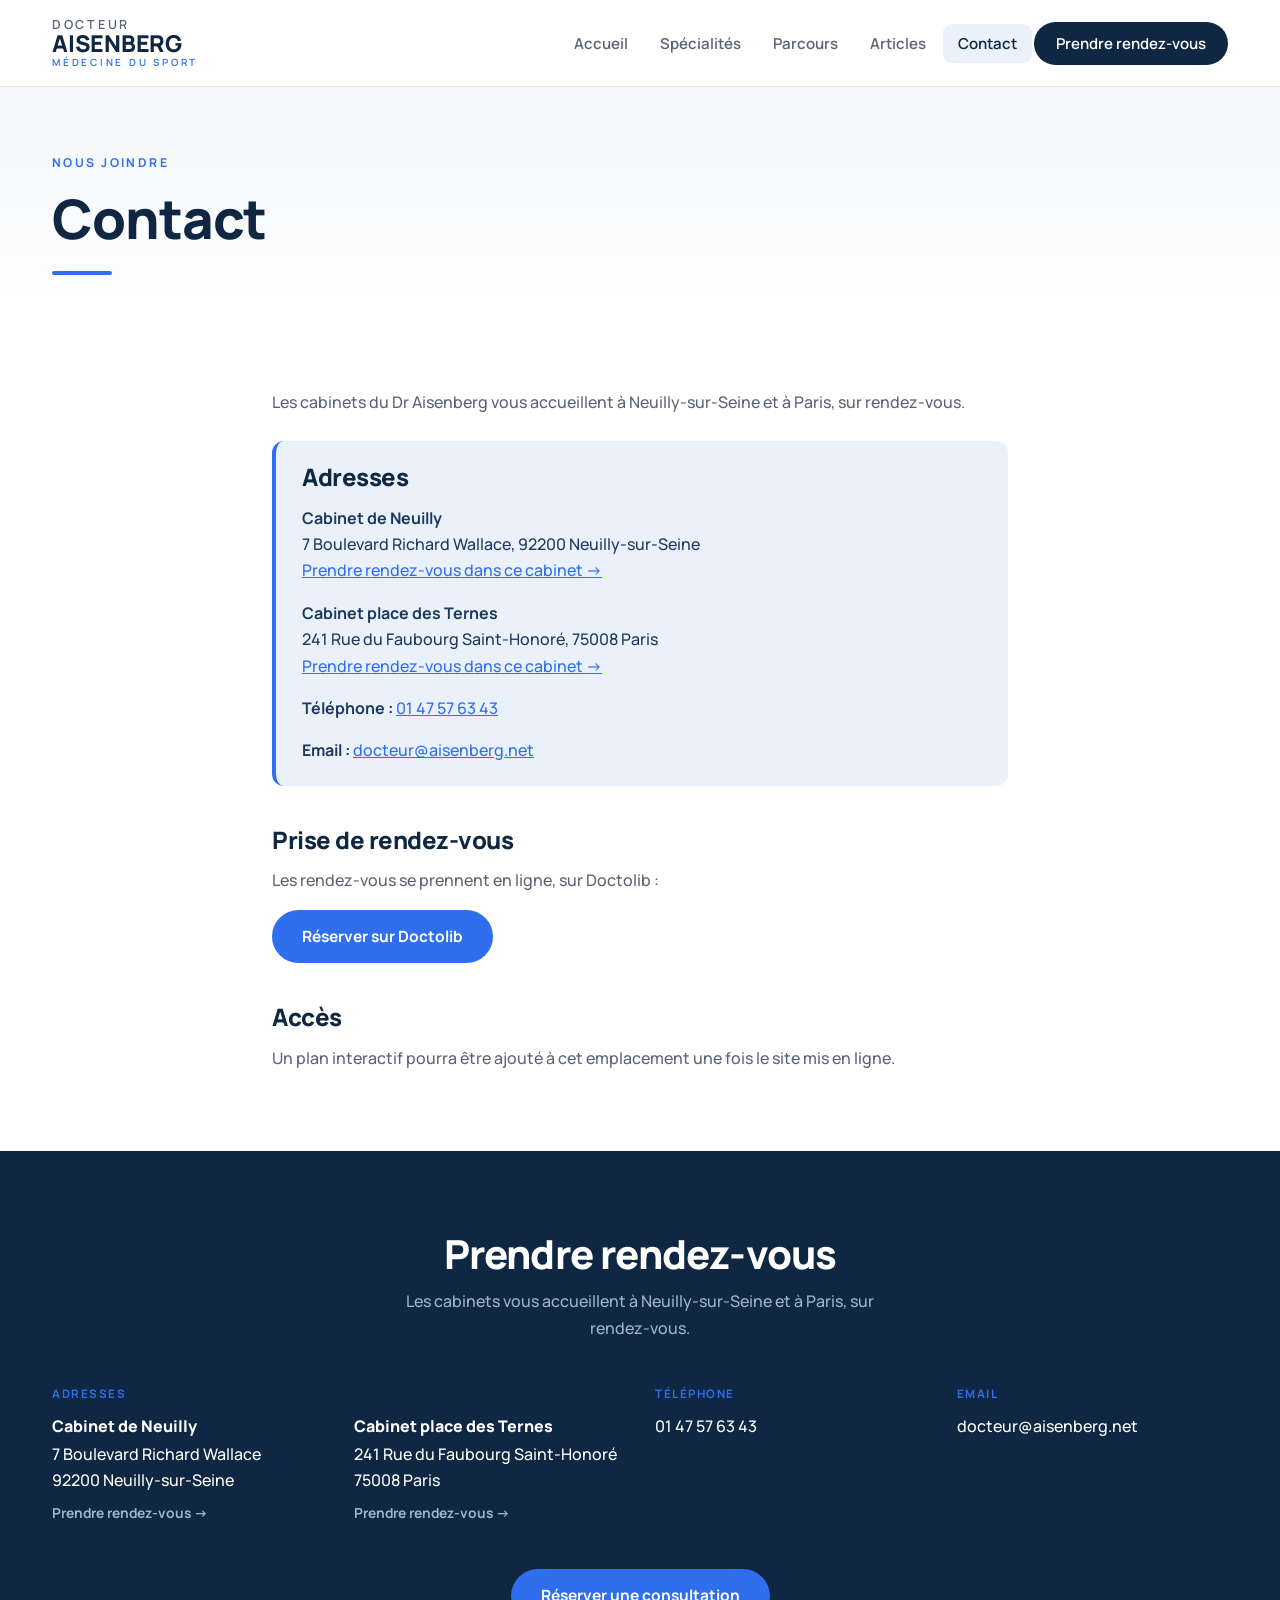
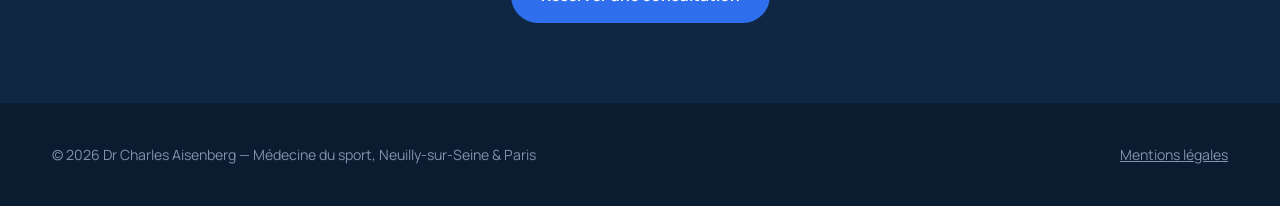
<file: contact.html>
<!DOCTYPE html>
<html lang="fr">
<head>
<meta charset="UTF-8">
<meta name="viewport" content="width=device-width, initial-scale=1">
<title>Contact — Dr Charles Aisenberg</title>
<meta name="description" content="Coordonnées et prise de rendez-vous avec le Dr Charles Aisenberg.">
<link rel="preconnect" href="https://fonts.googleapis.com">
<link rel="preconnect" href="https://fonts.gstatic.com" crossorigin>
<link href="https://fonts.googleapis.com/css2?family=Manrope:wght@400;500;600;700;800&display=swap" rel="stylesheet">
<style>
  :root{
    --marine:#0f2742;--marine-doux:#1d3a5c;--bleu-vif:#2f6fed;--bleu-clair:#eaf1fb;
    --gris-fond:#f4f6f9;--gris-bord:#e2e7ee;--texte:#1f2a37;--texte-doux:#5a6473;
    --blanc:#fff;--rayon:18px;--rayon-l:24px;--ombre:0 18px 50px rgba(15,39,66,.10);--largeur:1240px;
  }
  *{margin:0;padding:0;box-sizing:border-box}
  html{scroll-behavior:smooth}
  body{font-family:'Manrope',-apple-system,sans-serif;color:var(--texte);background:var(--blanc);line-height:1.65;-webkit-font-smoothing:antialiased}
  h1,h2,h3{font-weight:800;line-height:1.14;color:var(--marine);letter-spacing:-.02em}
  img{max-width:100%;display:block}
  a{color:var(--bleu-vif)}
  .contenu{max-width:var(--largeur);margin:0 auto;padding:0 32px}
  .entete{background:rgba(255,255,255,.9);backdrop-filter:blur(10px);border-bottom:1px solid var(--gris-bord);position:sticky;top:0;z-index:100}
  .entete .contenu{display:flex;align-items:center;justify-content:space-between;padding:18px 32px;gap:18px;flex-wrap:wrap}
  .logo{text-decoration:none;line-height:1.05}
  .logo .l1{display:block;font-size:.78rem;font-weight:600;letter-spacing:.22em;color:var(--texte-doux)}
  .logo .l2{display:block;font-size:1.45rem;font-weight:800;color:var(--marine);letter-spacing:-.01em}
  .logo .l3{display:block;font-size:.62rem;font-weight:600;letter-spacing:.28em;color:var(--bleu-vif);margin-top:2px}
  .nav{display:flex;gap:2px;align-items:center;list-style:none;flex-wrap:wrap}
  .nav a{text-decoration:none;color:var(--texte-doux);font-size:.94rem;font-weight:600;padding:9px 15px;border-radius:9px;transition:.2s}
  .nav a:hover{background:var(--bleu-clair);color:var(--marine)}
  .nav a.actif{color:var(--marine);background:var(--bleu-clair)}
  .bouton-rdv{background:var(--marine)!important;color:#fff!important;padding:11px 22px!important;border-radius:50px!important}
  .bouton-rdv:hover{background:var(--bleu-vif)!important}
  .btn{display:inline-block;background:var(--bleu-vif);color:#fff;text-decoration:none;font-weight:700;font-size:.97rem;padding:14px 30px;border-radius:50px;transition:transform .15s,background .2s}
  .btn:hover{background:var(--marine);transform:translateY(-2px)}
  .page-entete{background:linear-gradient(180deg,var(--gris-fond),var(--blanc));padding:66px 0 50px;position:relative;overflow:hidden}
  .page-entete .fil{text-transform:uppercase;letter-spacing:.2em;font-size:.76rem;font-weight:700;color:var(--bleu-vif);margin-bottom:14px}
  .page-entete h1{font-size:clamp(2.2rem,4.5vw,3.4rem)}
  .page-entete .barre{width:60px;height:4px;background:var(--bleu-vif);border-radius:2px;margin-top:22px}
  .page-corps{padding:64px 0}
  .page-corps .contenu{max-width:800px}
  .page-corps h2{font-size:1.5rem;margin:40px 0 14px}
  .page-corps h2:first-child{margin-top:0}
  .page-corps p{margin-bottom:16px;color:var(--texte-doux);font-weight:500}
  .page-corps ul{margin:0 0 18px 22px;color:var(--texte-doux);font-weight:500}
  .page-corps li{margin-bottom:7px}
  .bloc-info{background:var(--bleu-clair);border-left:4px solid var(--bleu-vif);border-radius:12px;padding:22px 26px;margin:26px 0}
  .bloc-info p{color:var(--marine-doux)}
  .bloc-info p:last-child{margin-bottom:0}
  /* ---- Bandeau contact (identique à l'accueil) ---- */
  .contact{background:var(--marine);color:#fff;padding:80px 0}
  .contact h2{color:#fff;font-size:clamp(1.8rem,3.5vw,2.5rem);text-align:center}
  .contact .soustitre{text-align:center;color:#9fb4cf;margin:12px auto 44px;max-width:520px;font-weight:500}
  .grille-contact{display:grid;grid-template-columns:repeat(4,1fr);gap:30px}
  .ct-item .et{text-transform:uppercase;letter-spacing:.13em;font-size:.73rem;color:var(--bleu-vif);font-weight:700;margin-bottom:8px}
  .ct-item a,.ct-item p{color:#fff;text-decoration:none;font-weight:500}
  .ct-item a:hover{text-decoration:underline}
  .ct-item .lieu{display:block;font-weight:800;margin-bottom:2px}
  .ct-item .rdv-lien{display:inline-block;margin-top:8px;font-size:.86rem;font-weight:700;color:#9fb4cf}
  .ct-item .rdv-lien:hover{color:#fff}
  .contact-cta{text-align:center;margin-top:44px}
  @media(max-width:1000px){.grille-contact{grid-template-columns:repeat(2,1fr)}}
  @media(max-width:600px){.grille-contact{grid-template-columns:1fr}}

  .pied{background:#0a1c30;color:#7f93ab;padding:40px 0;font-size:.88rem}
  .pied .contenu{display:flex;justify-content:space-between;flex-wrap:wrap;gap:14px}
  .pied a{color:#7f93ab}
  @media(max-width:560px){.contenu{padding:0 20px}.page-corps{padding:46px 0}.page-entete{padding:48px 0 38px}}
</style>
</head>
<body>

<header class="entete">
  <div class="contenu">
    <a href="index.html" class="logo">
      <span class="l1">DOCTEUR</span>
      <span class="l2">AISENBERG</span>
      <span class="l3">MÉDECINE DU SPORT</span>
    </a>
    <nav>
      <ul class="nav">
        <li><a href="index.html">Accueil</a></li>
        <li><a href="specialites.html">Spécialités</a></li>
        <li><a href="cv.html">Parcours</a></li>
        <li><a href="articles.html">Articles</a></li>
        <li><a href="contact.html" class="actif">Contact</a></li>
        <li><a href="https://www.doctolib.fr/medecin-du-sport/paris/charles-aisenberg" class="bouton-rdv" target="_blank" rel="noopener">Prendre rendez-vous</a></li>
      </ul>
    </nav>
  </div>
</header>

<section class="page-entete">
  <div class="contenu">
    <p class="fil">Nous joindre</p>
    <h1>Contact</h1>
    <div class="barre"></div>
  </div>
</section>

<section class="page-corps">
  <div class="contenu">
    <p>Les cabinets du Dr Aisenberg vous accueillent à Neuilly-sur-Seine et à Paris, sur rendez-vous.</p>
    <div class="bloc-info">
      <h2 style="margin-top:0">Adresses</h2>
      <p><strong>Cabinet de Neuilly</strong><br>7 Boulevard Richard Wallace, 92200 Neuilly-sur-Seine<br><a href="https://www.doctolib.fr/medecin-du-sport/paris/charles-aisenberg?pid=practice-629584" target="_blank" rel="noopener">Prendre rendez-vous dans ce cabinet →</a></p>
      <p><strong>Cabinet place des Ternes</strong><br>241 Rue du Faubourg Saint-Honoré, 75008 Paris<br><a href="https://www.doctolib.fr/medecin-du-sport/paris/charles-aisenberg?pid=practice-629587" target="_blank" rel="noopener">Prendre rendez-vous dans ce cabinet →</a></p>
      <p><strong>Téléphone :</strong> <a href="tel:+33147576343">01 47 57 63 43</a></p>
      <p><strong>Email :</strong> <a href="mailto:docteur@aisenberg.net">docteur@aisenberg.net</a></p>
    </div>
    <h2>Prise de rendez-vous</h2>
    <p>Les rendez-vous se prennent en ligne, sur Doctolib :</p>
    <p><a href="https://www.doctolib.fr/medecin-du-sport/paris/charles-aisenberg" class="btn" target="_blank" rel="noopener">Réserver sur Doctolib</a></p>
    <h2>Accès</h2>
    <p>Un plan interactif pourra être ajouté à cet emplacement une fois le site mis en ligne.</p>
  </div>
</section>

<!-- ===== CONTACT ===== -->
<section class="contact">
  <div class="contenu">
    <h2>Prendre rendez-vous</h2>
    <p class="soustitre">Les cabinets vous accueillent à Neuilly-sur-Seine et à Paris, sur rendez-vous.</p>
    <div class="grille-contact">
      <div class="ct-item">
        <p class="et">Adresses</p>
        <p><span class="lieu">Cabinet de Neuilly</span>7 Boulevard Richard Wallace<br>92200 Neuilly-sur-Seine</p>
        <a class="rdv-lien" href="https://www.doctolib.fr/medecin-du-sport/paris/charles-aisenberg?pid=practice-629584" target="_blank" rel="noopener">Prendre rendez-vous →</a>
      </div>
      <div class="ct-item">
        <p class="et" aria-hidden="true">&nbsp;</p>
        <p><span class="lieu">Cabinet place des Ternes</span>241 Rue du Faubourg Saint-Honoré<br>75008 Paris</p>
        <a class="rdv-lien" href="https://www.doctolib.fr/medecin-du-sport/paris/charles-aisenberg?pid=practice-629587" target="_blank" rel="noopener">Prendre rendez-vous →</a>
      </div>
      <div class="ct-item">
        <p class="et">Téléphone</p>
        <p><a href="tel:+33147576343">01 47 57 63 43</a></p>
      </div>
      <div class="ct-item">
        <p class="et">Email</p>
        <p><a href="mailto:docteur@aisenberg.net">docteur@aisenberg.net</a></p>
      </div>
    </div>
    <div class="contact-cta">
      <a href="https://www.doctolib.fr/medecin-du-sport/paris/charles-aisenberg" class="btn" target="_blank" rel="noopener">Réserver une consultation</a>
    </div>
  </div>
</section>

<footer class="pied">
  <div class="contenu">
    <span>© 2026 Dr Charles Aisenberg — Médecine du sport, Neuilly-sur-Seine &amp; Paris</span>
    <span><a href="mentions-legales.html">Mentions légales</a></span>
  </div>
</footer>

</body>
</html>
</file>
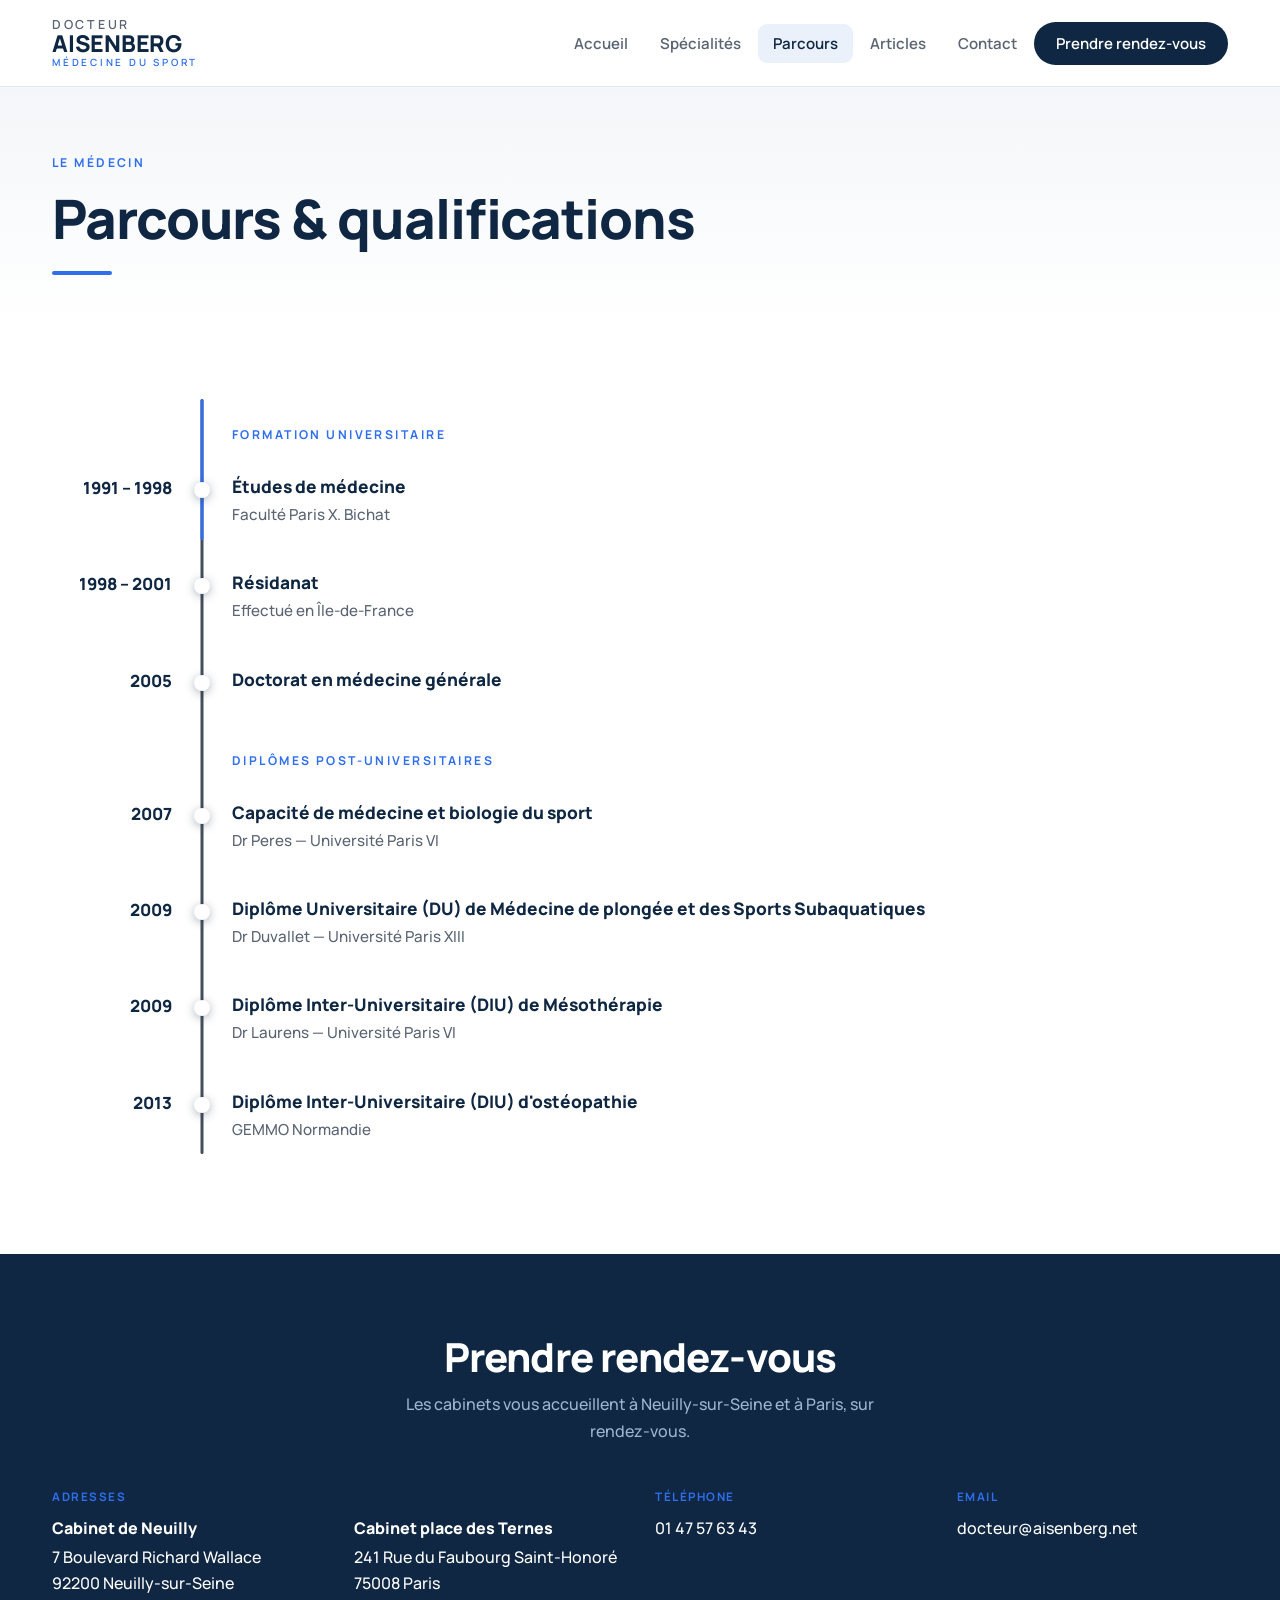
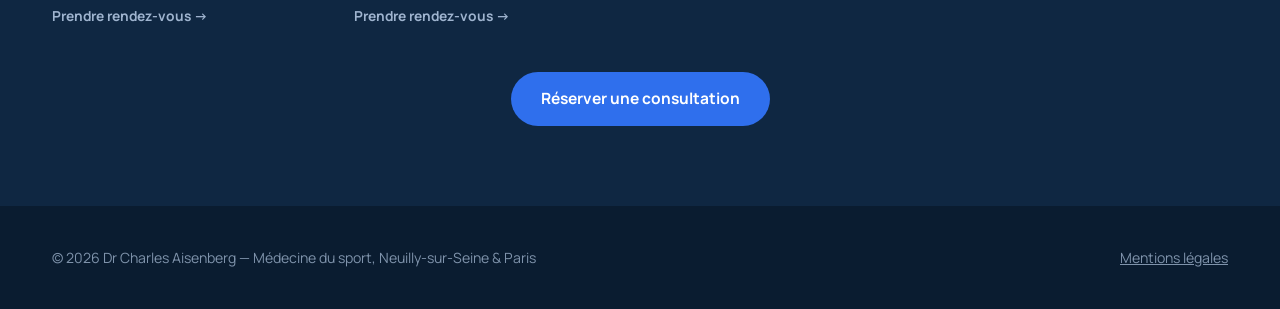
<file: cv.html>
<!DOCTYPE html>
<html lang="fr">
<head>
<meta charset="UTF-8">
<meta name="viewport" content="width=device-width, initial-scale=1">
<title>Parcours — Dr Charles Aisenberg</title>
<meta name="description" content="Parcours, diplômes et qualifications du Dr Charles Aisenberg.">
<link rel="preconnect" href="https://fonts.googleapis.com">
<link rel="preconnect" href="https://fonts.gstatic.com" crossorigin>
<link href="https://fonts.googleapis.com/css2?family=Manrope:wght@400;500;600;700;800&display=swap" rel="stylesheet">
<style>
  :root{
    --marine:#0f2742;--marine-doux:#1d3a5c;--bleu-vif:#2f6fed;--bleu-clair:#eaf1fb;
    --gris-fond:#f4f6f9;--gris-bord:#e2e7ee;--texte:#1f2a37;--texte-doux:#5a6473;
    --blanc:#fff;--rayon:18px;--rayon-l:24px;--ombre:0 18px 50px rgba(15,39,66,.10);--largeur:1240px;
    --tl-gauche:150px;
  }
  *{margin:0;padding:0;box-sizing:border-box}
  html{scroll-behavior:smooth}
  body{font-family:'Manrope',-apple-system,sans-serif;color:var(--texte);background:var(--blanc);line-height:1.65;-webkit-font-smoothing:antialiased}
  h1,h2,h3{font-weight:800;line-height:1.14;color:var(--marine);letter-spacing:-.02em}
  img{max-width:100%;display:block}
  a{color:var(--bleu-vif)}
  .contenu{max-width:var(--largeur);margin:0 auto;padding:0 32px}
  .entete{background:rgba(255,255,255,.9);backdrop-filter:blur(10px);border-bottom:1px solid var(--gris-bord);position:sticky;top:0;z-index:100}
  .entete .contenu{display:flex;align-items:center;justify-content:space-between;padding:18px 32px;gap:18px;flex-wrap:wrap}
  .logo{text-decoration:none;line-height:1.05}
  .logo .l1{display:block;font-size:.78rem;font-weight:600;letter-spacing:.22em;color:var(--texte-doux)}
  .logo .l2{display:block;font-size:1.45rem;font-weight:800;color:var(--marine);letter-spacing:-.01em}
  .logo .l3{display:block;font-size:.62rem;font-weight:600;letter-spacing:.28em;color:var(--bleu-vif);margin-top:2px}
  .nav{display:flex;gap:2px;align-items:center;list-style:none;flex-wrap:wrap}
  .nav a{text-decoration:none;color:var(--texte-doux);font-size:.94rem;font-weight:600;padding:9px 15px;border-radius:9px;transition:.2s}
  .nav a:hover{background:var(--bleu-clair);color:var(--marine)}
  .nav a.actif{color:var(--marine);background:var(--bleu-clair)}
  .bouton-rdv{background:var(--marine)!important;color:#fff!important;padding:11px 22px!important;border-radius:50px!important}
  .bouton-rdv:hover{background:var(--bleu-vif)!important}
  .btn{display:inline-block;background:var(--bleu-vif);color:#fff;text-decoration:none;font-weight:700;font-size:.97rem;padding:14px 30px;border-radius:50px;transition:transform .15s,background .2s}
  .btn:hover{background:var(--marine);transform:translateY(-2px)}
  .page-entete{background:linear-gradient(180deg,var(--gris-fond),var(--blanc));padding:66px 0 50px;position:relative;overflow:hidden}
  .page-entete .fil{text-transform:uppercase;letter-spacing:.2em;font-size:.76rem;font-weight:700;color:var(--bleu-vif);margin-bottom:14px}
  .page-entete h1{font-size:clamp(2.2rem,4.5vw,3.4rem)}
  .page-entete .barre{width:60px;height:4px;background:var(--bleu-vif);border-radius:2px;margin-top:22px}
  .page-corps{padding:64px 0 90px}

  /* ---- Frise chronologique ---- */
  .timeline{position:relative;max-width:900px}
  .tl-ligne{position:absolute;left:var(--tl-gauche);top:10px;bottom:10px;width:3px;transform:translateX(-50%);background:#454e5c;border-radius:2px}
  .tl-remplissage{position:absolute;left:0;top:0;width:100%;height:0;background:var(--bleu-vif);border-radius:2px}
  .tl-groupe{display:grid;grid-template-columns:120px 60px 1fr;padding:36px 0 8px}
  .tl-groupe:first-child{padding-top:0}
  .tl-groupe .lg{grid-column:3;text-transform:uppercase;letter-spacing:.2em;font-size:.76rem;font-weight:700;color:var(--bleu-vif)}
  .tl-item{position:relative;display:grid;grid-template-columns:120px 60px 1fr;align-items:start;padding:22px 0}
  .tl-annee{text-align:right;font-weight:800;color:var(--marine);font-size:1.05rem;line-height:1.5;white-space:nowrap}
  .tl-point{width:16px;height:16px;margin:7px auto 0;background:#fff;border-radius:50%;box-shadow:0 2px 10px rgba(15,39,66,.35);position:relative;z-index:2}
  .tl-point::after{content:"";position:absolute;inset:-3px;border-radius:50%;border:3px solid var(--bleu-vif);opacity:0;pointer-events:none}
  .tl-point.vague::after{animation:vague .9s ease-out}
  @keyframes vague{
    0%{opacity:.95;transform:scale(.5)}
    100%{opacity:0;transform:scale(2.4)}
  }
  .tl-texte .t{font-weight:800;color:var(--marine);font-size:1.08rem;line-height:1.4}
  .tl-texte .s{color:var(--texte-doux);font-weight:500;font-size:.95rem;margin-top:3px}
  @media(max-width:640px){
    :root{--tl-gauche:96px}
    .tl-item,.tl-groupe{grid-template-columns:74px 44px 1fr}
    .tl-annee{font-size:.9rem}
  }

  /* ---- Bandeau contact (identique à l'accueil) ---- */
  .contact{background:var(--marine);color:#fff;padding:80px 0}
  .contact h2{color:#fff;font-size:clamp(1.8rem,3.5vw,2.5rem);text-align:center}
  .contact .soustitre{text-align:center;color:#9fb4cf;margin:12px auto 44px;max-width:520px;font-weight:500}
  .grille-contact{display:grid;grid-template-columns:repeat(4,1fr);gap:30px}
  .ct-item .et{text-transform:uppercase;letter-spacing:.13em;font-size:.73rem;color:var(--bleu-vif);font-weight:700;margin-bottom:8px}
  .ct-item a,.ct-item p{color:#fff;text-decoration:none;font-weight:500}
  .ct-item a:hover{text-decoration:underline}
  .ct-item .lieu{display:block;font-weight:800;margin-bottom:2px}
  .ct-item .rdv-lien{display:inline-block;margin-top:8px;font-size:.86rem;font-weight:700;color:#9fb4cf}
  .ct-item .rdv-lien:hover{color:#fff}
  .contact-cta{text-align:center;margin-top:44px}
  @media(max-width:1000px){.grille-contact{grid-template-columns:repeat(2,1fr)}}

  .pied{background:#0a1c30;color:#7f93ab;padding:40px 0;font-size:.88rem}
  .pied .contenu{display:flex;justify-content:space-between;flex-wrap:wrap;gap:14px}
  .pied a{color:#7f93ab}
  @media(max-width:560px){.contenu{padding:0 20px}.page-corps{padding:46px 0 64px}.page-entete{padding:48px 0 38px}.grille-contact{grid-template-columns:1fr}}
</style>
</head>
<body>

<header class="entete">
  <div class="contenu">
    <a href="index.html" class="logo">
      <span class="l1">DOCTEUR</span>
      <span class="l2">AISENBERG</span>
      <span class="l3">MÉDECINE DU SPORT</span>
    </a>
    <nav>
      <ul class="nav">
        <li><a href="index.html">Accueil</a></li>
        <li><a href="specialites.html">Spécialités</a></li>
        <li><a href="cv.html" class="actif">Parcours</a></li>
        <li><a href="articles.html">Articles</a></li>
        <li><a href="contact.html">Contact</a></li>
        <li><a href="https://www.doctolib.fr/medecin-du-sport/paris/charles-aisenberg" class="bouton-rdv" target="_blank" rel="noopener">Prendre rendez-vous</a></li>
      </ul>
    </nav>
  </div>
</header>

<section class="page-entete">
  <div class="contenu">
    <p class="fil">Le médecin</p>
    <h1>Parcours &amp; qualifications</h1>
    <div class="barre"></div>
  </div>
</section>

<section class="page-corps">
  <div class="contenu">
    <div class="timeline" id="timeline">
      <div class="tl-ligne"><div class="tl-remplissage" id="tl-remplissage"></div></div>

      <div class="tl-groupe">
        <p class="lg">Formation universitaire</p>
      </div>

      <div class="tl-item">
        <div class="tl-annee">1991 – 1998</div>
        <div class="tl-point"></div>
        <div class="tl-texte">
          <p class="t">Études de médecine</p>
          <p class="s">Faculté Paris X. Bichat</p>
        </div>
      </div>

      <div class="tl-item">
        <div class="tl-annee">1998 – 2001</div>
        <div class="tl-point"></div>
        <div class="tl-texte">
          <p class="t">Résidanat</p>
          <p class="s">Effectué en Île-de-France</p>
        </div>
      </div>

      <div class="tl-item">
        <div class="tl-annee">2005</div>
        <div class="tl-point"></div>
        <div class="tl-texte">
          <p class="t">Doctorat en médecine générale</p>
        </div>
      </div>

      <div class="tl-groupe">
        <p class="lg">Diplômes post-universitaires</p>
      </div>

      <div class="tl-item">
        <div class="tl-annee">2007</div>
        <div class="tl-point"></div>
        <div class="tl-texte">
          <p class="t">Capacité de médecine et biologie du sport</p>
          <p class="s">Dr Peres — Université Paris VI</p>
        </div>
      </div>

      <div class="tl-item">
        <div class="tl-annee">2009</div>
        <div class="tl-point"></div>
        <div class="tl-texte">
          <p class="t">Diplôme Universitaire (DU) de Médecine de plongée et des Sports Subaquatiques</p>
          <p class="s">Dr Duvallet — Université Paris XIII</p>
        </div>
      </div>

      <div class="tl-item">
        <div class="tl-annee">2009</div>
        <div class="tl-point"></div>
        <div class="tl-texte">
          <p class="t">Diplôme Inter-Universitaire (DIU) de Mésothérapie</p>
          <p class="s">Dr Laurens — Université Paris VI</p>
        </div>
      </div>

      <div class="tl-item">
        <div class="tl-annee">2013</div>
        <div class="tl-point"></div>
        <div class="tl-texte">
          <p class="t">Diplôme Inter-Universitaire (DIU) d'ostéopathie</p>
          <p class="s">GEMMO Normandie</p>
        </div>
      </div>

    </div>
  </div>
</section>

<!-- ===== CONTACT ===== -->
<section class="contact">
  <div class="contenu">
    <h2>Prendre rendez-vous</h2>
    <p class="soustitre">Les cabinets vous accueillent à Neuilly-sur-Seine et à Paris, sur rendez-vous.</p>
    <div class="grille-contact">
      <div class="ct-item">
        <p class="et">Adresses</p>
        <p><span class="lieu">Cabinet de Neuilly</span>7 Boulevard Richard Wallace<br>92200 Neuilly-sur-Seine</p>
        <a class="rdv-lien" href="https://www.doctolib.fr/medecin-du-sport/paris/charles-aisenberg?pid=practice-629584" target="_blank" rel="noopener">Prendre rendez-vous →</a>
      </div>
      <div class="ct-item">
        <p class="et" aria-hidden="true">&nbsp;</p>
        <p><span class="lieu">Cabinet place des Ternes</span>241 Rue du Faubourg Saint-Honoré<br>75008 Paris</p>
        <a class="rdv-lien" href="https://www.doctolib.fr/medecin-du-sport/paris/charles-aisenberg?pid=practice-629587" target="_blank" rel="noopener">Prendre rendez-vous →</a>
      </div>
      <div class="ct-item">
        <p class="et">Téléphone</p>
        <p><a href="tel:+33147576343">01 47 57 63 43</a></p>
      </div>
      <div class="ct-item">
        <p class="et">Email</p>
        <p><a href="mailto:docteur@aisenberg.net">docteur@aisenberg.net</a></p>
      </div>
    </div>
    <div class="contact-cta">
      <a href="https://www.doctolib.fr/medecin-du-sport/paris/charles-aisenberg" class="btn" target="_blank" rel="noopener">Réserver une consultation</a>
    </div>
  </div>
</section>

<footer class="pied">
  <div class="contenu">
    <span>© 2026 Dr Charles Aisenberg — Médecine du sport, Neuilly-sur-Seine &amp; Paris</span>
    <span><a href="mentions-legales.html">Mentions légales</a></span>
  </div>
</footer>

<script>
  (function(){
    var timeline = document.getElementById('timeline');
    var ligne = timeline.querySelector('.tl-ligne');
    var remplissage = document.getElementById('tl-remplissage');
    var points = Array.prototype.slice.call(timeline.querySelectorAll('.tl-point'));
    var etats = points.map(function(){ return false; });
    var enAttente = false;

    function metAJour(){
      enAttente = false;
      var rect = ligne.getBoundingClientRect();
      /* Point d'ancrage : 60 % de la hauteur de l'écran */
      var ancre = window.innerHeight * 0.6;
      var progression = Math.max(0, Math.min(ancre - rect.top, rect.height));
      remplissage.style.height = progression + 'px';

      points.forEach(function(p, i){
        var r = p.getBoundingClientRect();
        var centre = r.top + r.height / 2 - rect.top; /* position du point sur la ligne */
        var atteint = progression >= centre;
        if(atteint && !etats[i]){
          /* franchi en descendant : déclenche la vague */
          p.classList.remove('vague');
          void p.offsetWidth; /* réinitialise l'animation */
          p.classList.add('vague');
        }
        etats[i] = atteint;
      });
    }

    function surDefilement(){
      if(!enAttente){
        enAttente = true;
        requestAnimationFrame(metAJour);
      }
    }

    window.addEventListener('scroll', surDefilement, {passive:true});
    window.addEventListener('resize', surDefilement);
    metAJour();
  })();
</script>

</body>
</html>
</file>
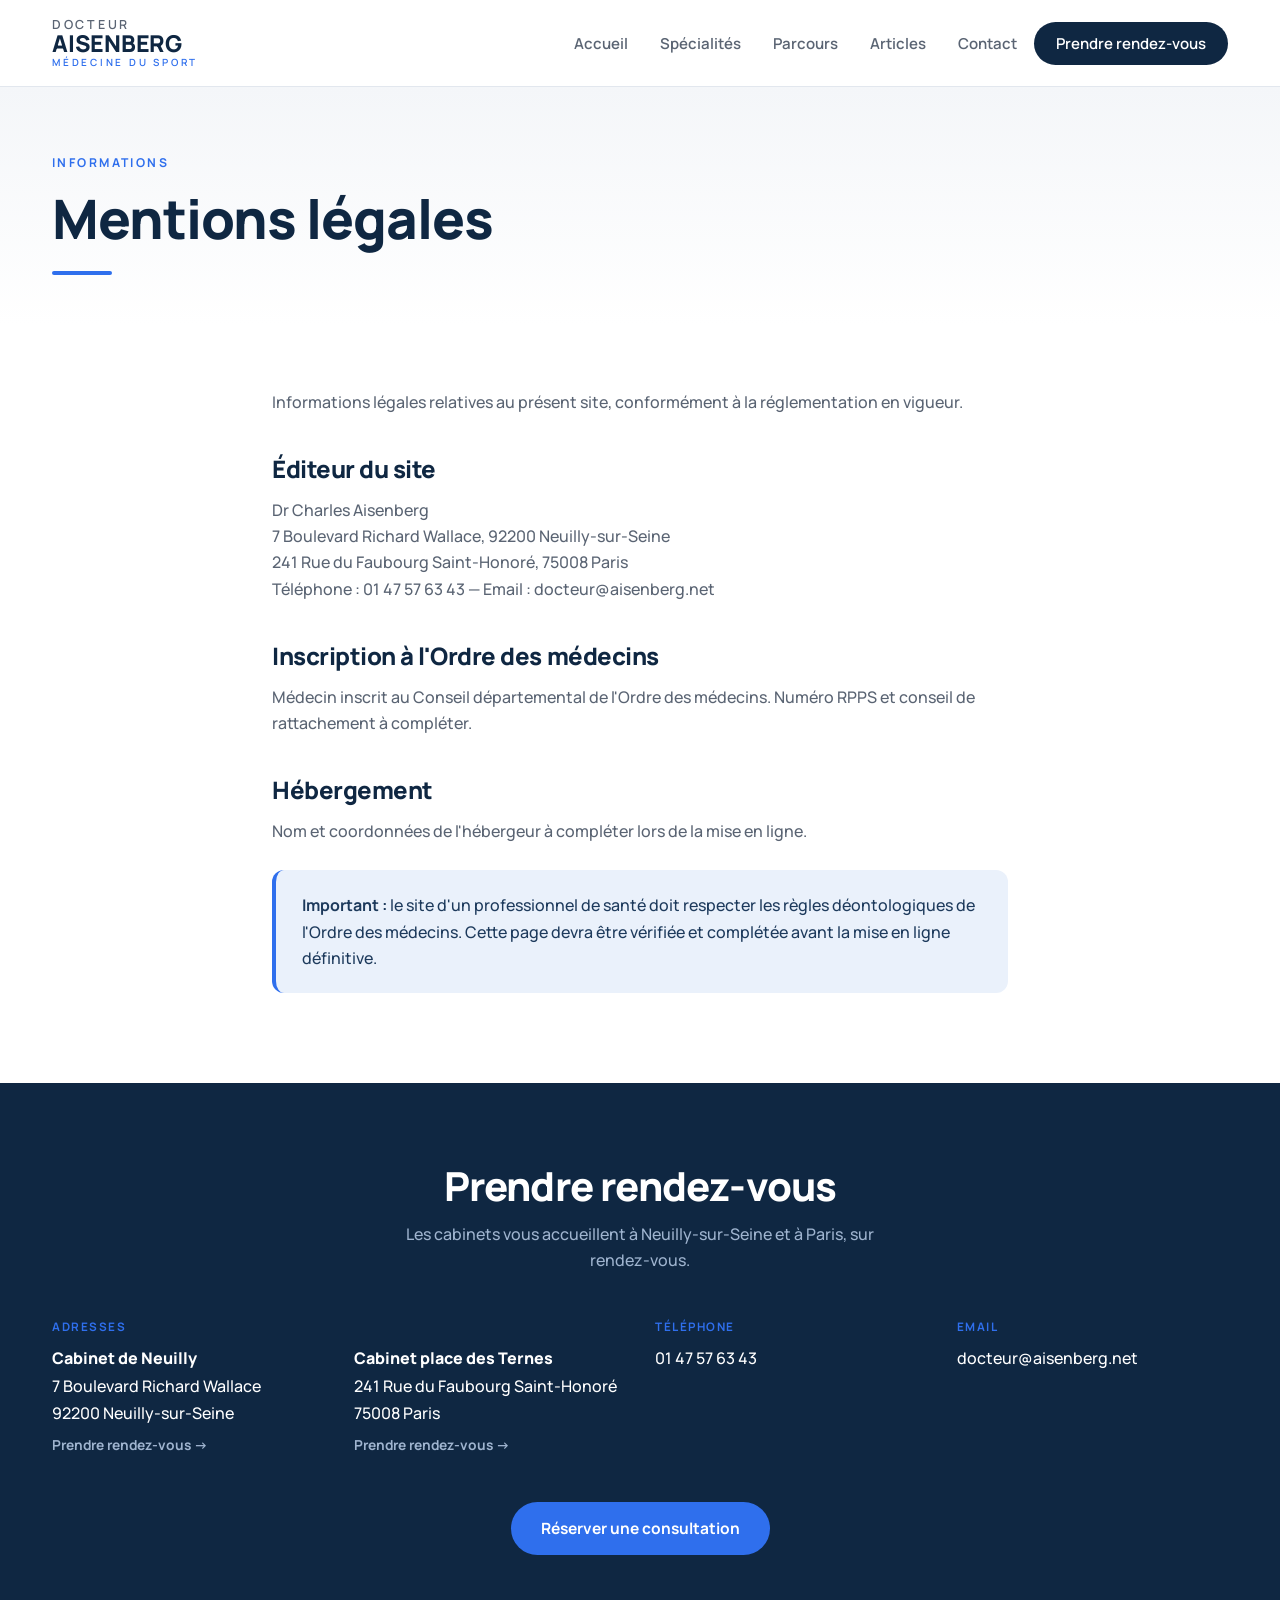
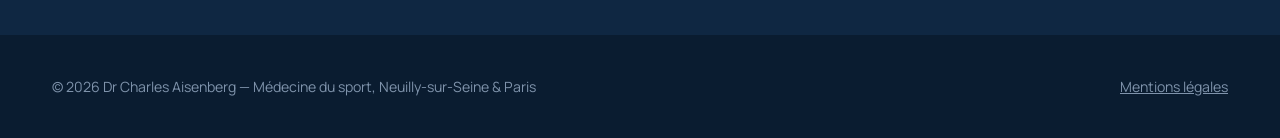
<file: mentions-legales.html>
<!DOCTYPE html>
<html lang="fr">
<head>
<meta charset="UTF-8">
<meta name="viewport" content="width=device-width, initial-scale=1">
<title>Mentions légales — Dr Charles Aisenberg</title>
<meta name="description" content="Mentions légales du site du Dr Charles Aisenberg.">
<link rel="preconnect" href="https://fonts.googleapis.com">
<link rel="preconnect" href="https://fonts.gstatic.com" crossorigin>
<link href="https://fonts.googleapis.com/css2?family=Manrope:wght@400;500;600;700;800&display=swap" rel="stylesheet">
<style>
  :root{
    --marine:#0f2742;--marine-doux:#1d3a5c;--bleu-vif:#2f6fed;--bleu-clair:#eaf1fb;
    --gris-fond:#f4f6f9;--gris-bord:#e2e7ee;--texte:#1f2a37;--texte-doux:#5a6473;
    --blanc:#fff;--rayon:18px;--rayon-l:24px;--ombre:0 18px 50px rgba(15,39,66,.10);--largeur:1240px;
  }
  *{margin:0;padding:0;box-sizing:border-box}
  html{scroll-behavior:smooth}
  body{font-family:'Manrope',-apple-system,sans-serif;color:var(--texte);background:var(--blanc);line-height:1.65;-webkit-font-smoothing:antialiased}
  h1,h2,h3{font-weight:800;line-height:1.14;color:var(--marine);letter-spacing:-.02em}
  img{max-width:100%;display:block}
  a{color:var(--bleu-vif)}
  .contenu{max-width:var(--largeur);margin:0 auto;padding:0 32px}
  .entete{background:rgba(255,255,255,.9);backdrop-filter:blur(10px);border-bottom:1px solid var(--gris-bord);position:sticky;top:0;z-index:100}
  .entete .contenu{display:flex;align-items:center;justify-content:space-between;padding:18px 32px;gap:18px;flex-wrap:wrap}
  .logo{text-decoration:none;line-height:1.05}
  .logo .l1{display:block;font-size:.78rem;font-weight:600;letter-spacing:.22em;color:var(--texte-doux)}
  .logo .l2{display:block;font-size:1.45rem;font-weight:800;color:var(--marine);letter-spacing:-.01em}
  .logo .l3{display:block;font-size:.62rem;font-weight:600;letter-spacing:.28em;color:var(--bleu-vif);margin-top:2px}
  .nav{display:flex;gap:2px;align-items:center;list-style:none;flex-wrap:wrap}
  .nav a{text-decoration:none;color:var(--texte-doux);font-size:.94rem;font-weight:600;padding:9px 15px;border-radius:9px;transition:.2s}
  .nav a:hover{background:var(--bleu-clair);color:var(--marine)}
  .nav a.actif{color:var(--marine);background:var(--bleu-clair)}
  .bouton-rdv{background:var(--marine)!important;color:#fff!important;padding:11px 22px!important;border-radius:50px!important}
  .bouton-rdv:hover{background:var(--bleu-vif)!important}
  .btn{display:inline-block;background:var(--bleu-vif);color:#fff;text-decoration:none;font-weight:700;font-size:.97rem;padding:14px 30px;border-radius:50px;transition:transform .15s,background .2s}
  .btn:hover{background:var(--marine);transform:translateY(-2px)}
  .page-entete{background:linear-gradient(180deg,var(--gris-fond),var(--blanc));padding:66px 0 50px;position:relative;overflow:hidden}
  .page-entete .fil{text-transform:uppercase;letter-spacing:.2em;font-size:.76rem;font-weight:700;color:var(--bleu-vif);margin-bottom:14px}
  .page-entete h1{font-size:clamp(2.2rem,4.5vw,3.4rem)}
  .page-entete .barre{width:60px;height:4px;background:var(--bleu-vif);border-radius:2px;margin-top:22px}
  .page-corps{padding:64px 0}
  .page-corps .contenu{max-width:800px}
  .page-corps h2{font-size:1.5rem;margin:40px 0 14px}
  .page-corps h2:first-child{margin-top:0}
  .page-corps p{margin-bottom:16px;color:var(--texte-doux);font-weight:500}
  .page-corps ul{margin:0 0 18px 22px;color:var(--texte-doux);font-weight:500}
  .page-corps li{margin-bottom:7px}
  .bloc-info{background:var(--bleu-clair);border-left:4px solid var(--bleu-vif);border-radius:12px;padding:22px 26px;margin:26px 0}
  .bloc-info p{color:var(--marine-doux)}
  .bloc-info p:last-child{margin-bottom:0}
  /* ---- Bandeau contact (identique à l'accueil) ---- */
  .contact{background:var(--marine);color:#fff;padding:80px 0}
  .contact h2{color:#fff;font-size:clamp(1.8rem,3.5vw,2.5rem);text-align:center}
  .contact .soustitre{text-align:center;color:#9fb4cf;margin:12px auto 44px;max-width:520px;font-weight:500}
  .grille-contact{display:grid;grid-template-columns:repeat(4,1fr);gap:30px}
  .ct-item .et{text-transform:uppercase;letter-spacing:.13em;font-size:.73rem;color:var(--bleu-vif);font-weight:700;margin-bottom:8px}
  .ct-item a,.ct-item p{color:#fff;text-decoration:none;font-weight:500}
  .ct-item a:hover{text-decoration:underline}
  .ct-item .lieu{display:block;font-weight:800;margin-bottom:2px}
  .ct-item .rdv-lien{display:inline-block;margin-top:8px;font-size:.86rem;font-weight:700;color:#9fb4cf}
  .ct-item .rdv-lien:hover{color:#fff}
  .contact-cta{text-align:center;margin-top:44px}
  @media(max-width:1000px){.grille-contact{grid-template-columns:repeat(2,1fr)}}
  @media(max-width:600px){.grille-contact{grid-template-columns:1fr}}

  .pied{background:#0a1c30;color:#7f93ab;padding:40px 0;font-size:.88rem}
  .pied .contenu{display:flex;justify-content:space-between;flex-wrap:wrap;gap:14px}
  .pied a{color:#7f93ab}
  @media(max-width:560px){.contenu{padding:0 20px}.page-corps{padding:46px 0}.page-entete{padding:48px 0 38px}}
</style>
</head>
<body>

<header class="entete">
  <div class="contenu">
    <a href="index.html" class="logo">
      <span class="l1">DOCTEUR</span>
      <span class="l2">AISENBERG</span>
      <span class="l3">MÉDECINE DU SPORT</span>
    </a>
    <nav>
      <ul class="nav">
        <li><a href="index.html">Accueil</a></li>
        <li><a href="specialites.html">Spécialités</a></li>
        <li><a href="cv.html">Parcours</a></li>
        <li><a href="articles.html">Articles</a></li>
        <li><a href="contact.html">Contact</a></li>
        <li><a href="https://www.doctolib.fr/medecin-du-sport/paris/charles-aisenberg" class="bouton-rdv" target="_blank" rel="noopener">Prendre rendez-vous</a></li>
      </ul>
    </nav>
  </div>
</header>

<section class="page-entete">
  <div class="contenu">
    <p class="fil">Informations</p>
    <h1>Mentions légales</h1>
    <div class="barre"></div>
  </div>
</section>

<section class="page-corps">
  <div class="contenu">
    <p>Informations légales relatives au présent site, conformément à la réglementation en vigueur.</p>
    <h2>Éditeur du site</h2>
    <p>Dr Charles Aisenberg<br>7 Boulevard Richard Wallace, 92200 Neuilly-sur-Seine<br>241 Rue du Faubourg Saint-Honoré, 75008 Paris<br>Téléphone : 01 47 57 63 43 — Email : docteur@aisenberg.net</p>
    <h2>Inscription à l'Ordre des médecins</h2>
    <p>Médecin inscrit au Conseil départemental de l'Ordre des médecins. Numéro RPPS et conseil de rattachement à compléter.</p>
    <h2>Hébergement</h2>
    <p>Nom et coordonnées de l'hébergeur à compléter lors de la mise en ligne.</p>
    <div class="bloc-info">
      <p><strong>Important :</strong> le site d'un professionnel de santé doit respecter les règles déontologiques de l'Ordre des médecins. Cette page devra être vérifiée et complétée avant la mise en ligne définitive.</p>
    </div>
  </div>
</section>

<!-- ===== CONTACT ===== -->
<section class="contact">
  <div class="contenu">
    <h2>Prendre rendez-vous</h2>
    <p class="soustitre">Les cabinets vous accueillent à Neuilly-sur-Seine et à Paris, sur rendez-vous.</p>
    <div class="grille-contact">
      <div class="ct-item">
        <p class="et">Adresses</p>
        <p><span class="lieu">Cabinet de Neuilly</span>7 Boulevard Richard Wallace<br>92200 Neuilly-sur-Seine</p>
        <a class="rdv-lien" href="https://www.doctolib.fr/medecin-du-sport/paris/charles-aisenberg?pid=practice-629584" target="_blank" rel="noopener">Prendre rendez-vous →</a>
      </div>
      <div class="ct-item">
        <p class="et" aria-hidden="true">&nbsp;</p>
        <p><span class="lieu">Cabinet place des Ternes</span>241 Rue du Faubourg Saint-Honoré<br>75008 Paris</p>
        <a class="rdv-lien" href="https://www.doctolib.fr/medecin-du-sport/paris/charles-aisenberg?pid=practice-629587" target="_blank" rel="noopener">Prendre rendez-vous →</a>
      </div>
      <div class="ct-item">
        <p class="et">Téléphone</p>
        <p><a href="tel:+33147576343">01 47 57 63 43</a></p>
      </div>
      <div class="ct-item">
        <p class="et">Email</p>
        <p><a href="mailto:docteur@aisenberg.net">docteur@aisenberg.net</a></p>
      </div>
    </div>
    <div class="contact-cta">
      <a href="https://www.doctolib.fr/medecin-du-sport/paris/charles-aisenberg" class="btn" target="_blank" rel="noopener">Réserver une consultation</a>
    </div>
  </div>
</section>

<footer class="pied">
  <div class="contenu">
    <span>© 2026 Dr Charles Aisenberg — Médecine du sport, Neuilly-sur-Seine &amp; Paris</span>
    <span><a href="mentions-legales.html">Mentions légales</a></span>
  </div>
</footer>

</body>
</html>
</file>
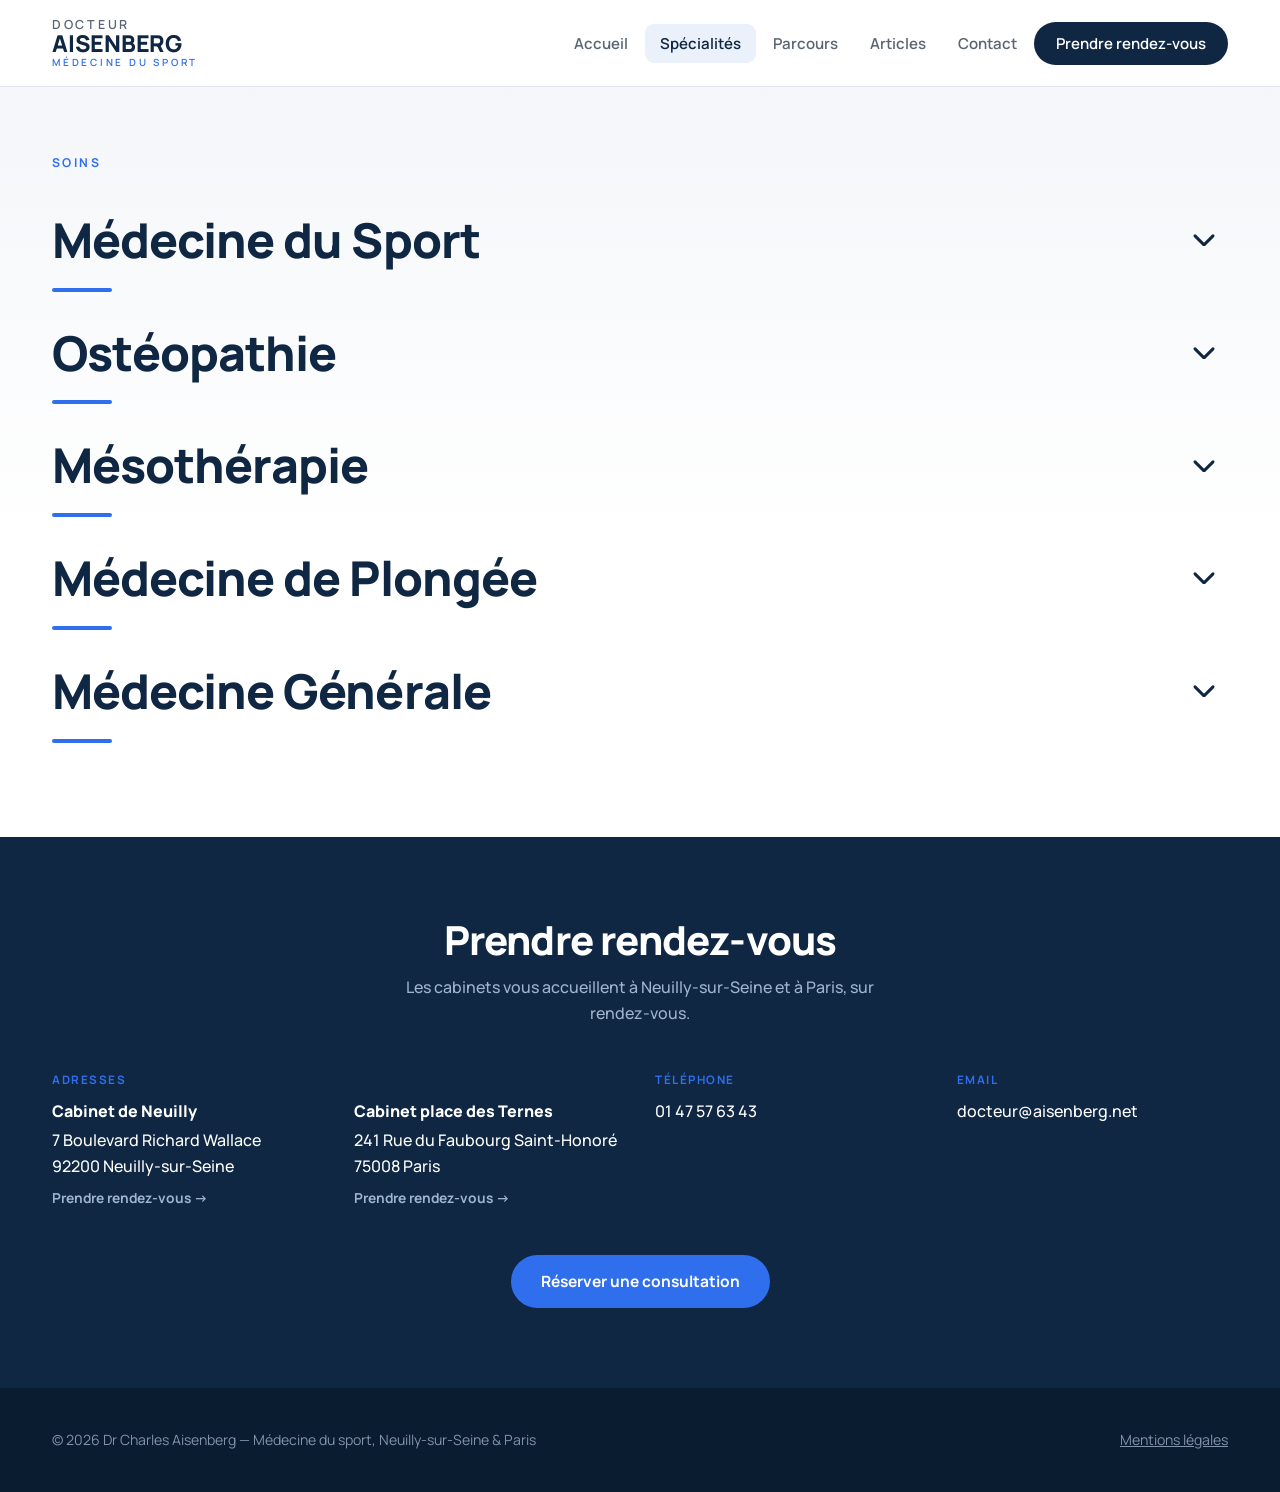
<file: specialites.html>
<!DOCTYPE html>
<html lang="fr">
<head>
<meta charset="UTF-8">
<meta name="viewport" content="width=device-width, initial-scale=1">
<title>Spécialités — Dr Charles Aisenberg</title>
<meta name="description" content="Les spécialités du Dr Charles Aisenberg : médecine du sport, ostéopathie, mésothérapie, médecine de plongée et médecine générale.">
<link rel="preconnect" href="https://fonts.googleapis.com">
<link rel="preconnect" href="https://fonts.gstatic.com" crossorigin>
<link href="https://fonts.googleapis.com/css2?family=Manrope:wght@400;500;600;700;800&display=swap" rel="stylesheet">
<style>
  :root{
    --marine:#0f2742;--marine-doux:#1d3a5c;--bleu-vif:#2f6fed;--bleu-clair:#eaf1fb;
    --gris-fond:#f4f6f9;--gris-bord:#e2e7ee;--texte:#1f2a37;--texte-doux:#5a6473;
    --blanc:#fff;--rayon:18px;--rayon-l:24px;--ombre:0 18px 50px rgba(15,39,66,.10);--largeur:1240px;
  }
  *{margin:0;padding:0;box-sizing:border-box}
  html{scroll-behavior:smooth}
  body{font-family:'Manrope',-apple-system,sans-serif;color:var(--texte);background:var(--blanc);line-height:1.65;-webkit-font-smoothing:antialiased}
  h1,h2,h3{font-weight:800;line-height:1.14;color:var(--marine);letter-spacing:-.02em}
  img{max-width:100%;display:block}
  a{color:var(--bleu-vif)}
  .contenu{max-width:var(--largeur);margin:0 auto;padding:0 32px}
  .entete{background:rgba(255,255,255,.9);backdrop-filter:blur(10px);border-bottom:1px solid var(--gris-bord);position:sticky;top:0;z-index:100}
  .entete .contenu{display:flex;align-items:center;justify-content:space-between;padding:18px 32px;gap:18px;flex-wrap:wrap}
  .logo{text-decoration:none;line-height:1.05}
  .logo .l1{display:block;font-size:.78rem;font-weight:600;letter-spacing:.22em;color:var(--texte-doux)}
  .logo .l2{display:block;font-size:1.45rem;font-weight:800;color:var(--marine);letter-spacing:-.01em}
  .logo .l3{display:block;font-size:.62rem;font-weight:600;letter-spacing:.28em;color:var(--bleu-vif);margin-top:2px}
  .nav{display:flex;gap:2px;align-items:center;list-style:none;flex-wrap:wrap}
  .nav a{text-decoration:none;color:var(--texte-doux);font-size:.94rem;font-weight:600;padding:9px 15px;border-radius:9px;transition:.2s}
  .nav a:hover{background:var(--bleu-clair);color:var(--marine)}
  .nav a.actif{color:var(--marine);background:var(--bleu-clair)}
  .bouton-rdv{background:var(--marine)!important;color:#fff!important;padding:11px 22px!important;border-radius:50px!important}
  .bouton-rdv:hover{background:var(--bleu-vif)!important}
  .btn{display:inline-block;background:var(--bleu-vif);color:#fff;text-decoration:none;font-weight:700;font-size:.97rem;padding:14px 30px;border-radius:50px;transition:transform .15s,background .2s}
  .btn:hover{background:var(--marine);transform:translateY(-2px)}

  /* ---- Page Spécialités ---- */
  .page-spe{background:linear-gradient(180deg,var(--gris-fond),var(--blanc) 460px);padding:66px 0 90px}
  .fil{text-transform:uppercase;letter-spacing:.2em;font-size:.76rem;font-weight:700;color:var(--bleu-vif);margin-bottom:10px}

  .acc{padding:30px 0 4px;scroll-margin-top:110px}
  .acc-titre{display:flex;align-items:center;justify-content:space-between;gap:24px;cursor:pointer;user-select:none}
  .acc-titre h2{font-size:clamp(1.9rem,4vw,3rem)}
  .acc .barre{width:60px;height:4px;background:var(--bleu-vif);border-radius:2px;margin-top:20px}

  /* Bouton flèche -> croix */
  .acc-toggle{width:48px;height:48px;border:none;background:transparent;cursor:pointer;position:relative;flex-shrink:0}
  .acc-titre:hover .acc-toggle span{background:var(--bleu-vif)}
  .acc-toggle span{position:absolute;top:50%;left:50%;width:15px;height:2.6px;background:var(--marine);border-radius:2px;transition:transform .45s cubic-bezier(.4,0,.2,1),width .45s cubic-bezier(.4,0,.2,1)}
  .acc-toggle .t1{transform:translate(-50%,-50%) translate(-4.6px,0) rotate(45deg)}
  .acc-toggle .t2{transform:translate(-50%,-50%) translate(4.6px,0) rotate(-45deg)}
  .acc.ouvert .acc-toggle .t1{width:19px;transform:translate(-50%,-50%) rotate(45deg)}
  .acc.ouvert .acc-toggle .t2{width:19px;transform:translate(-50%,-50%) rotate(-45deg)}

  /* Contenu dépliable */
  .acc-contenu{display:grid;grid-template-rows:0fr;transition:grid-template-rows .55s cubic-bezier(.4,0,.2,1)}
  .acc.ouvert .acc-contenu{grid-template-rows:1fr}
  .acc-inner{overflow:hidden}
  .acc-corps{padding:34px 0 26px;opacity:0;transition:opacity .4s ease .1s}
  .acc.ouvert .acc-corps{opacity:1}
  .acc-corps h3{font-size:1.5rem;margin:34px 0 12px}
  .acc-corps h3:first-child{margin-top:0}
  .acc-corps p{margin-bottom:16px;color:var(--texte-doux);font-weight:500}
  .acc-corps p:last-child{margin-bottom:0}
  .acc-corps ul{margin:0 0 18px 22px;color:var(--texte-doux);font-weight:500}
  .acc-corps li{margin-bottom:7px}

  .duo{display:grid;grid-template-columns:1fr 1fr;gap:44px;margin-top:40px}
  .duo h3{margin-top:0}
  .duo ul{margin-bottom:0}
  .cta-article{text-align:center;margin-top:44px}

  /* ---- Bandeau contact (identique à l'accueil) ---- */
  .contact{background:var(--marine);color:#fff;padding:80px 0}
  .contact h2{color:#fff;font-size:clamp(1.8rem,3.5vw,2.5rem);text-align:center}
  .contact .soustitre{text-align:center;color:#9fb4cf;margin:12px auto 44px;max-width:520px;font-weight:500}
  .grille-contact{display:grid;grid-template-columns:repeat(4,1fr);gap:30px}
  .ct-item .et{text-transform:uppercase;letter-spacing:.13em;font-size:.73rem;color:var(--bleu-vif);font-weight:700;margin-bottom:8px}
  .ct-item a,.ct-item p{color:#fff;text-decoration:none;font-weight:500}
  .ct-item a:hover{text-decoration:underline}
  .ct-item .lieu{display:block;font-weight:800;margin-bottom:2px}
  .ct-item .rdv-lien{display:inline-block;margin-top:8px;font-size:.86rem;font-weight:700;color:#9fb4cf}
  .ct-item .rdv-lien:hover{color:#fff}
  .contact-cta{text-align:center;margin-top:44px}
  @media(max-width:1000px){.grille-contact{grid-template-columns:repeat(2,1fr)}}
  @media(max-width:600px){.grille-contact{grid-template-columns:1fr}}

  .pied{background:#0a1c30;color:#7f93ab;padding:40px 0;font-size:.88rem}
  .pied .contenu{display:flex;justify-content:space-between;flex-wrap:wrap;gap:14px}
  .pied a{color:#7f93ab}
  @media(max-width:640px){.duo{grid-template-columns:1fr;gap:26px}.acc-toggle{width:42px;height:42px}}
  @media(max-width:560px){.contenu{padding:0 20px}.page-spe{padding:48px 0 64px}}
</style>
</head>
<body>

<header class="entete">
  <div class="contenu">
    <a href="index.html" class="logo">
      <span class="l1">DOCTEUR</span>
      <span class="l2">AISENBERG</span>
      <span class="l3">MÉDECINE DU SPORT</span>
    </a>
    <nav>
      <ul class="nav">
        <li><a href="index.html">Accueil</a></li>
        <li><a href="specialites.html" class="actif">Spécialités</a></li>
        <li><a href="cv.html">Parcours</a></li>
        <li><a href="articles.html">Articles</a></li>
        <li><a href="contact.html">Contact</a></li>
        <li><a href="https://www.doctolib.fr/medecin-du-sport/paris/charles-aisenberg" class="bouton-rdv" target="_blank" rel="noopener">Prendre rendez-vous</a></li>
      </ul>
    </nav>
  </div>
</header>

<section class="page-spe">
  <div class="contenu">
    <p class="fil">Soins</p>

    <!-- ===== Médecine du Sport ===== -->
    <div class="acc" id="medecine-du-sport">
      <div class="acc-titre" role="button" tabindex="0" aria-expanded="false">
        <h2>Médecine du Sport</h2>
        <button class="acc-toggle" type="button" aria-label="Afficher le détail"><span class="t1"></span><span class="t2"></span></button>
      </div>
      <div class="barre"></div>
      <div class="acc-contenu"><div class="acc-inner"><div class="acc-corps">
        <p>Contenu à établir avec le Dr Aisenberg.</p>
      </div></div></div>
    </div>

    <!-- ===== Ostéopathie ===== -->
    <div class="acc" id="osteopathie">
      <div class="acc-titre" role="button" tabindex="0" aria-expanded="false">
        <h2>Ostéopathie</h2>
        <button class="acc-toggle" type="button" aria-label="Afficher le détail"><span class="t1"></span><span class="t2"></span></button>
      </div>
      <div class="barre"></div>
      <div class="acc-contenu"><div class="acc-inner"><div class="acc-corps">
        <p>Contenu à établir avec le Dr Aisenberg.</p>
      </div></div></div>
    </div>

    <!-- ===== Mésothérapie ===== -->
    <div class="acc" id="mesotherapie">
      <div class="acc-titre" role="button" tabindex="0" aria-expanded="false">
        <h2>Mésothérapie</h2>
        <button class="acc-toggle" type="button" aria-label="Afficher le détail"><span class="t1"></span><span class="t2"></span></button>
      </div>
      <div class="barre"></div>
      <div class="acc-contenu"><div class="acc-inner"><div class="acc-corps">
        <h3>Qu'est-ce que la mésothérapie ?</h3>
        <p>Créée en 1952 par le Dr Pistor et reconnue en 1987 par l'Académie nationale de médecine, la mésothérapie est le traitement de certaines pathologies, dont la douleur, par l'injection locale de petites doses de médicaments. Ces injections sont très superficielles (de 1 à 13&nbsp;mm) et peu douloureuses. Le matériel (seringues et aiguilles) utilisé est bien évidemment stérile et à usage unique. Les injections peuvent être «&nbsp;manuelles&nbsp;» avec seringue et aiguille ou «&nbsp;assistées&nbsp;» d'un injecteur électronique.</p>
        <h3>Déroulement d'une séance</h3>
        <p>Le médecin évalue d'abord la zone concernée, puis réalise les injections à l'aide de fines aiguilles. La séance est brève ; la plupart des pathologies nécessitent 2 à 4 séances, espacées de 5 à 15 jours.</p>
        <div class="duo">
          <div>
            <h3>Indications fréquentes</h3>
            <ul>
              <li>Tendinites et tendinopathies</li>
              <li>Entorses, périostites et hématomes</li>
              <li>Contractures musculaires</li>
              <li>Douleurs d'arthrose (dos, genoux, chevilles…)</li>
              <li>Névralgies et céphalées d'origine vertébrale</li>
              <li>Cicatrices fibreuses (adhérences)</li>
            </ul>
          </div>
          <div>
            <h3>Les grands avantages</h3>
            <ul>
              <li>Un traitement local, sans inonder l'organisme de médicaments</li>
              <li>Des effets secondaires limités</li>
              <li>Un traitement administré pendant la séance</li>
              <li>Un effet thérapeutique prolongé au-delà de plusieurs jours</li>
              <li>Une voie privilégiée pour les personnes âgées ou poly-médicamentées</li>
              <li>La poursuite de l'activité sportive au cours du traitement</li>
            </ul>
          </div>
        </div>
        <div class="cta-article">
          <a href="articles.html" class="btn">En apprendre plus dans l'article du Dr Aisenberg</a>
        </div>
      </div></div></div>
    </div>

    <!-- ===== Médecine de Plongée ===== -->
    <div class="acc" id="medecine-de-plongee">
      <div class="acc-titre" role="button" tabindex="0" aria-expanded="false">
        <h2>Médecine de Plongée</h2>
        <button class="acc-toggle" type="button" aria-label="Afficher le détail"><span class="t1"></span><span class="t2"></span></button>
      </div>
      <div class="barre"></div>
      <div class="acc-contenu"><div class="acc-inner"><div class="acc-corps">
        <p>Contenu à établir avec le Dr Aisenberg.</p>
      </div></div></div>
    </div>

    <!-- ===== Médecine Générale ===== -->
    <div class="acc" id="medecine-generale">
      <div class="acc-titre" role="button" tabindex="0" aria-expanded="false">
        <h2>Médecine Générale</h2>
        <button class="acc-toggle" type="button" aria-label="Afficher le détail"><span class="t1"></span><span class="t2"></span></button>
      </div>
      <div class="barre"></div>
      <div class="acc-contenu"><div class="acc-inner"><div class="acc-corps">
        <p>Contenu à établir avec le Dr Aisenberg.</p>
      </div></div></div>
    </div>

  </div>
</section>

<!-- ===== CONTACT ===== -->
<section class="contact">
  <div class="contenu">
    <h2>Prendre rendez-vous</h2>
    <p class="soustitre">Les cabinets vous accueillent à Neuilly-sur-Seine et à Paris, sur rendez-vous.</p>
    <div class="grille-contact">
      <div class="ct-item">
        <p class="et">Adresses</p>
        <p><span class="lieu">Cabinet de Neuilly</span>7 Boulevard Richard Wallace<br>92200 Neuilly-sur-Seine</p>
        <a class="rdv-lien" href="https://www.doctolib.fr/medecin-du-sport/paris/charles-aisenberg?pid=practice-629584" target="_blank" rel="noopener">Prendre rendez-vous →</a>
      </div>
      <div class="ct-item">
        <p class="et" aria-hidden="true">&nbsp;</p>
        <p><span class="lieu">Cabinet place des Ternes</span>241 Rue du Faubourg Saint-Honoré<br>75008 Paris</p>
        <a class="rdv-lien" href="https://www.doctolib.fr/medecin-du-sport/paris/charles-aisenberg?pid=practice-629587" target="_blank" rel="noopener">Prendre rendez-vous →</a>
      </div>
      <div class="ct-item">
        <p class="et">Téléphone</p>
        <p><a href="tel:+33147576343">01 47 57 63 43</a></p>
      </div>
      <div class="ct-item">
        <p class="et">Email</p>
        <p><a href="mailto:docteur@aisenberg.net">docteur@aisenberg.net</a></p>
      </div>
    </div>
    <div class="contact-cta">
      <a href="https://www.doctolib.fr/medecin-du-sport/paris/charles-aisenberg" class="btn" target="_blank" rel="noopener">Réserver une consultation</a>
    </div>
  </div>
</section>

<footer class="pied">
  <div class="contenu">
    <span>© 2026 Dr Charles Aisenberg — Médecine du sport, Neuilly-sur-Seine &amp; Paris</span>
    <span><a href="mentions-legales.html">Mentions légales</a></span>
  </div>
</footer>

<script>
  function basculer(acc){
    var ouvert = acc.classList.toggle('ouvert');
    var titre = acc.querySelector('.acc-titre');
    titre.setAttribute('aria-expanded', ouvert ? 'true' : 'false');
    var bouton = acc.querySelector('.acc-toggle');
    bouton.setAttribute('aria-label', ouvert ? 'Fermer le détail' : 'Afficher le détail');
  }

  document.querySelectorAll('.acc').forEach(function(acc){
    var titre = acc.querySelector('.acc-titre');
    titre.addEventListener('click', function(){ basculer(acc); });
    titre.addEventListener('keydown', function(e){
      if(e.key === 'Enter' || e.key === ' '){ e.preventDefault(); basculer(acc); }
    });
  });

  function ouvrirDepuisHash(){
    var id = location.hash.slice(1);
    if(!id) return;
    var acc = document.getElementById(id);
    if(acc && acc.classList.contains('acc')){
      if(!acc.classList.contains('ouvert')) basculer(acc);
      setTimeout(function(){ acc.scrollIntoView({behavior:'smooth', block:'start'}); }, 200);
    }
  }
  window.addEventListener('hashchange', ouvrirDepuisHash);
  ouvrirDepuisHash();
</script>

</body>
</html>
</file>
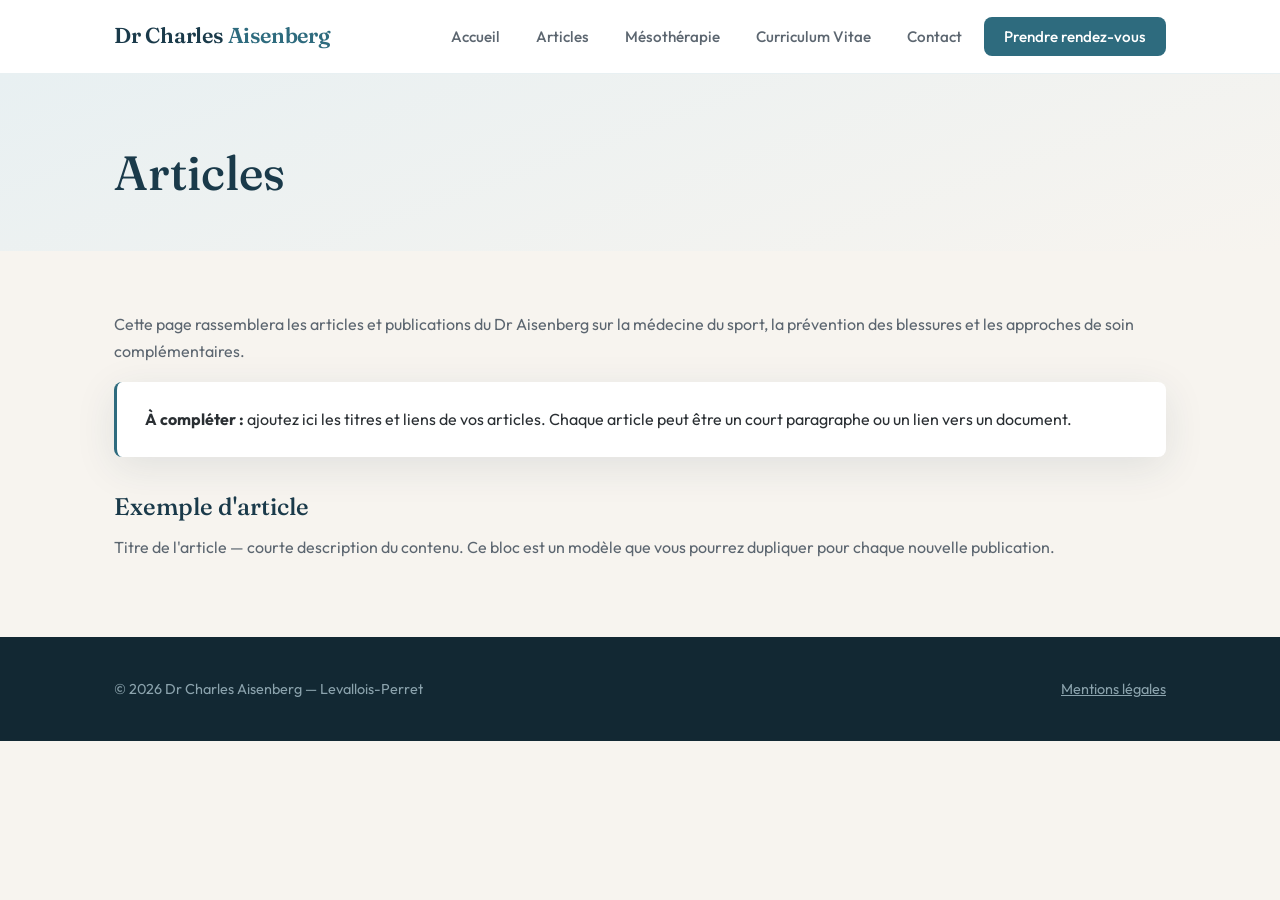
<file: archive/V1/articles.html>
<!DOCTYPE html>
<html lang="fr">
<head>
  <meta charset="UTF-8">
  <meta name="viewport" content="width=device-width, initial-scale=1">
  <title>Articles — Dr Charles Aisenberg</title>
  <meta name="description" content="Articles et publications du Dr Charles Aisenberg.">
  <link rel="stylesheet" href="style.css">
</head>
<body>

  <header class="entete">
    <div class="contenu">
      <a href="index.html" class="logo">Dr Charles <span>Aisenberg</span></a>
      <nav>
        <ul class="nav">
          <li><a href="index.html">Accueil</a></li>
          <li><a href="articles.html">Articles</a></li>
          <li><a href="mesotherapie.html">Mésothérapie</a></li>
          <li><a href="cv.html">Curriculum Vitae</a></li>
          <li><a href="contact.html">Contact</a></li>
          <li><a href="https://www.doctolib.fr/medecin-du-sport/levallois-perret/charles-aisenberg" class="bouton-rdv" target="_blank" rel="noopener">Prendre rendez-vous</a></li>
        </ul>
      </nav>
    </div>
  </header>

  <section class="page-entete">
    <div class="contenu">
      <h1>Articles</h1>
    </div>
  </section>

  <section class="page-corps">
    <div class="contenu">
      <p>Cette page rassemblera les articles et publications du Dr Aisenberg
      sur la médecine du sport, la prévention des blessures et les approches
      de soin complémentaires.</p>
      <div class="bloc-info">
        <strong>À compléter :</strong> ajoutez ici les titres et liens de vos
        articles. Chaque article peut être un court paragraphe ou un lien vers
        un document.
      </div>
      <h2>Exemple d'article</h2>
      <p>Titre de l'article — courte description du contenu. Ce bloc est un
      modèle que vous pourrez dupliquer pour chaque nouvelle publication.</p>
    </div>
  </section>

  <footer class="pied">
    <div class="contenu">
      <span>© 2026 Dr Charles Aisenberg — Levallois-Perret</span>
      <span><a href="mentions-legales.html">Mentions légales</a></span>
    </div>
  </footer>

</body>
</html>
</file>
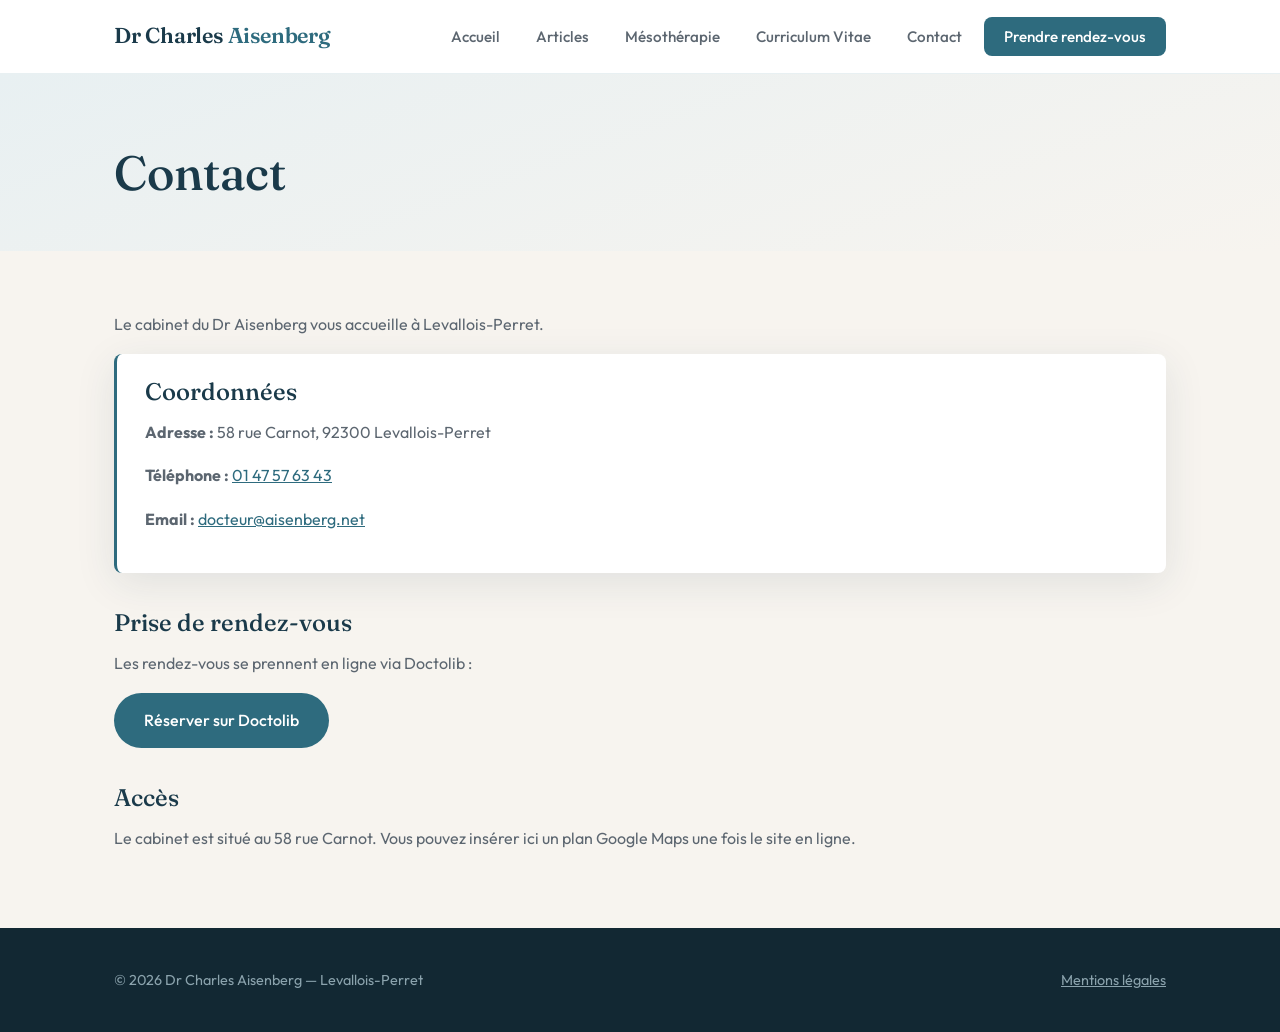
<file: archive/V1/contact.html>
<!DOCTYPE html>
<html lang="fr">
<head>
  <meta charset="UTF-8">
  <meta name="viewport" content="width=device-width, initial-scale=1">
  <title>Contact — Dr Charles Aisenberg</title>
  <meta name="description" content="Coordonnées et prise de rendez-vous avec le Dr Charles Aisenberg.">
  <link rel="stylesheet" href="style.css">
</head>
<body>

  <header class="entete">
    <div class="contenu">
      <a href="index.html" class="logo">Dr Charles <span>Aisenberg</span></a>
      <nav>
        <ul class="nav">
          <li><a href="index.html">Accueil</a></li>
          <li><a href="articles.html">Articles</a></li>
          <li><a href="mesotherapie.html">Mésothérapie</a></li>
          <li><a href="cv.html">Curriculum Vitae</a></li>
          <li><a href="contact.html">Contact</a></li>
          <li><a href="https://www.doctolib.fr/medecin-du-sport/levallois-perret/charles-aisenberg" class="bouton-rdv" target="_blank" rel="noopener">Prendre rendez-vous</a></li>
        </ul>
      </nav>
    </div>
  </header>

  <section class="page-entete">
    <div class="contenu">
      <h1>Contact</h1>
    </div>
  </section>

  <section class="page-corps">
    <div class="contenu">
      <p>Le cabinet du Dr Aisenberg vous accueille à Levallois-Perret.</p>
      <div class="bloc-info">
        <h2 style="margin-top:0;">Coordonnées</h2>
        <p><strong>Adresse :</strong> 58 rue Carnot, 92300 Levallois-Perret</p>
        <p><strong>Téléphone :</strong> <a href="tel:+33147576343">01 47 57 63 43</a></p>
        <p><strong>Email :</strong> <a href="mailto:docteur@aisenberg.net">docteur@aisenberg.net</a></p>
      </div>
      <h2>Prise de rendez-vous</h2>
      <p>Les rendez-vous se prennent en ligne via Doctolib :</p>
      <p><a href="https://www.doctolib.fr/medecin-du-sport/levallois-perret/charles-aisenberg" class="btn" target="_blank" rel="noopener">Réserver sur Doctolib</a></p>
      <h2>Accès</h2>
      <p>Le cabinet est situé au 58 rue Carnot. Vous pouvez insérer ici un plan
      Google Maps une fois le site en ligne.</p>
    </div>
  </section>

  <footer class="pied">
    <div class="contenu">
      <span>© 2026 Dr Charles Aisenberg — Levallois-Perret</span>
      <span><a href="mentions-legales.html">Mentions légales</a></span>
    </div>
  </footer>

</body>
</html>
</file>
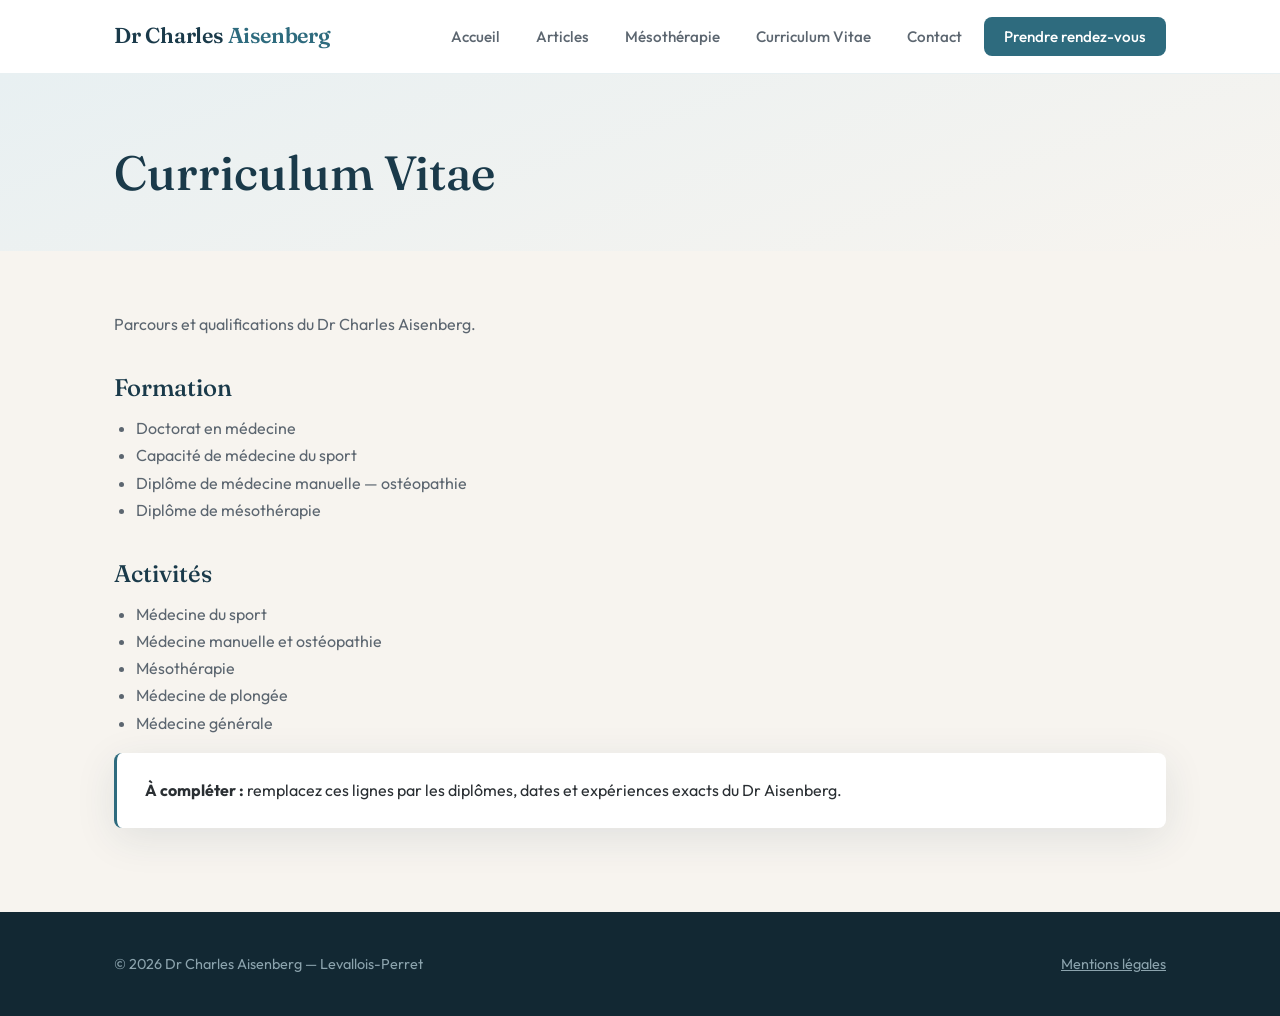
<file: archive/V1/cv.html>
<!DOCTYPE html>
<html lang="fr">
<head>
  <meta charset="UTF-8">
  <meta name="viewport" content="width=device-width, initial-scale=1">
  <title>Curriculum Vitae — Dr Charles Aisenberg</title>
  <meta name="description" content="Parcours et qualifications du Dr Charles Aisenberg.">
  <link rel="stylesheet" href="style.css">
</head>
<body>

  <header class="entete">
    <div class="contenu">
      <a href="index.html" class="logo">Dr Charles <span>Aisenberg</span></a>
      <nav>
        <ul class="nav">
          <li><a href="index.html">Accueil</a></li>
          <li><a href="articles.html">Articles</a></li>
          <li><a href="mesotherapie.html">Mésothérapie</a></li>
          <li><a href="cv.html">Curriculum Vitae</a></li>
          <li><a href="contact.html">Contact</a></li>
          <li><a href="https://www.doctolib.fr/medecin-du-sport/levallois-perret/charles-aisenberg" class="bouton-rdv" target="_blank" rel="noopener">Prendre rendez-vous</a></li>
        </ul>
      </nav>
    </div>
  </header>

  <section class="page-entete">
    <div class="contenu">
      <h1>Curriculum Vitae</h1>
    </div>
  </section>

  <section class="page-corps">
    <div class="contenu">
      <p>Parcours et qualifications du Dr Charles Aisenberg.</p>
      <h2>Formation</h2>
      <ul>
        <li>Doctorat en médecine</li>
        <li>Capacité de médecine du sport</li>
        <li>Diplôme de médecine manuelle — ostéopathie</li>
        <li>Diplôme de mésothérapie</li>
      </ul>
      <h2>Activités</h2>
      <ul>
        <li>Médecine du sport</li>
        <li>Médecine manuelle et ostéopathie</li>
        <li>Mésothérapie</li>
        <li>Médecine de plongée</li>
        <li>Médecine générale</li>
      </ul>
      <div class="bloc-info">
        <strong>À compléter :</strong> remplacez ces lignes par les diplômes,
        dates et expériences exacts du Dr Aisenberg.
      </div>
    </div>
  </section>

  <footer class="pied">
    <div class="contenu">
      <span>© 2026 Dr Charles Aisenberg — Levallois-Perret</span>
      <span><a href="mentions-legales.html">Mentions légales</a></span>
    </div>
  </footer>

</body>
</html>
</file>
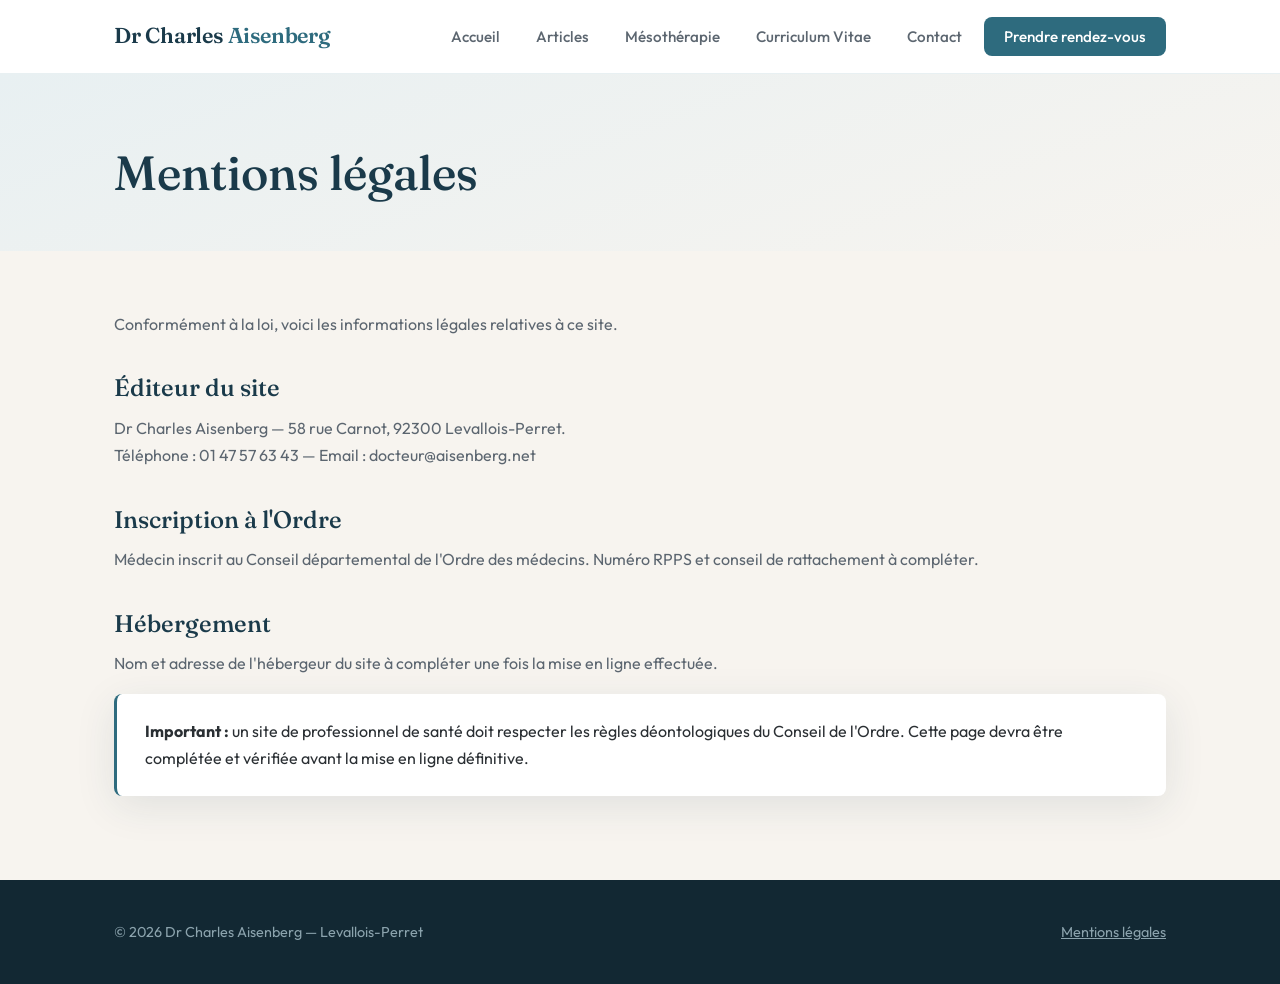
<file: archive/V1/mentions-legales.html>
<!DOCTYPE html>
<html lang="fr">
<head>
  <meta charset="UTF-8">
  <meta name="viewport" content="width=device-width, initial-scale=1">
  <title>Mentions légales — Dr Charles Aisenberg</title>
  <meta name="description" content="Mentions légales du site du Dr Charles Aisenberg.">
  <link rel="stylesheet" href="style.css">
</head>
<body>

  <header class="entete">
    <div class="contenu">
      <a href="index.html" class="logo">Dr Charles <span>Aisenberg</span></a>
      <nav>
        <ul class="nav">
          <li><a href="index.html">Accueil</a></li>
          <li><a href="articles.html">Articles</a></li>
          <li><a href="mesotherapie.html">Mésothérapie</a></li>
          <li><a href="cv.html">Curriculum Vitae</a></li>
          <li><a href="contact.html">Contact</a></li>
          <li><a href="https://www.doctolib.fr/medecin-du-sport/levallois-perret/charles-aisenberg" class="bouton-rdv" target="_blank" rel="noopener">Prendre rendez-vous</a></li>
        </ul>
      </nav>
    </div>
  </header>

  <section class="page-entete">
    <div class="contenu">
      <h1>Mentions légales</h1>
    </div>
  </section>

  <section class="page-corps">
    <div class="contenu">
      <p>Conformément à la loi, voici les informations légales relatives à ce site.</p>
      <h2>Éditeur du site</h2>
      <p>Dr Charles Aisenberg — 58 rue Carnot, 92300 Levallois-Perret.<br>
      Téléphone : 01 47 57 63 43 — Email : docteur@aisenberg.net</p>
      <h2>Inscription à l'Ordre</h2>
      <p>Médecin inscrit au Conseil départemental de l'Ordre des médecins.
      Numéro RPPS et conseil de rattachement à compléter.</p>
      <h2>Hébergement</h2>
      <p>Nom et adresse de l'hébergeur du site à compléter une fois la mise en ligne effectuée.</p>
      <div class="bloc-info">
        <strong>Important :</strong> un site de professionnel de santé doit
        respecter les règles déontologiques du Conseil de l'Ordre. Cette page
        devra être complétée et vérifiée avant la mise en ligne définitive.
      </div>
    </div>
  </section>

  <footer class="pied">
    <div class="contenu">
      <span>© 2026 Dr Charles Aisenberg — Levallois-Perret</span>
      <span><a href="mentions-legales.html">Mentions légales</a></span>
    </div>
  </footer>

</body>
</html>
</file>
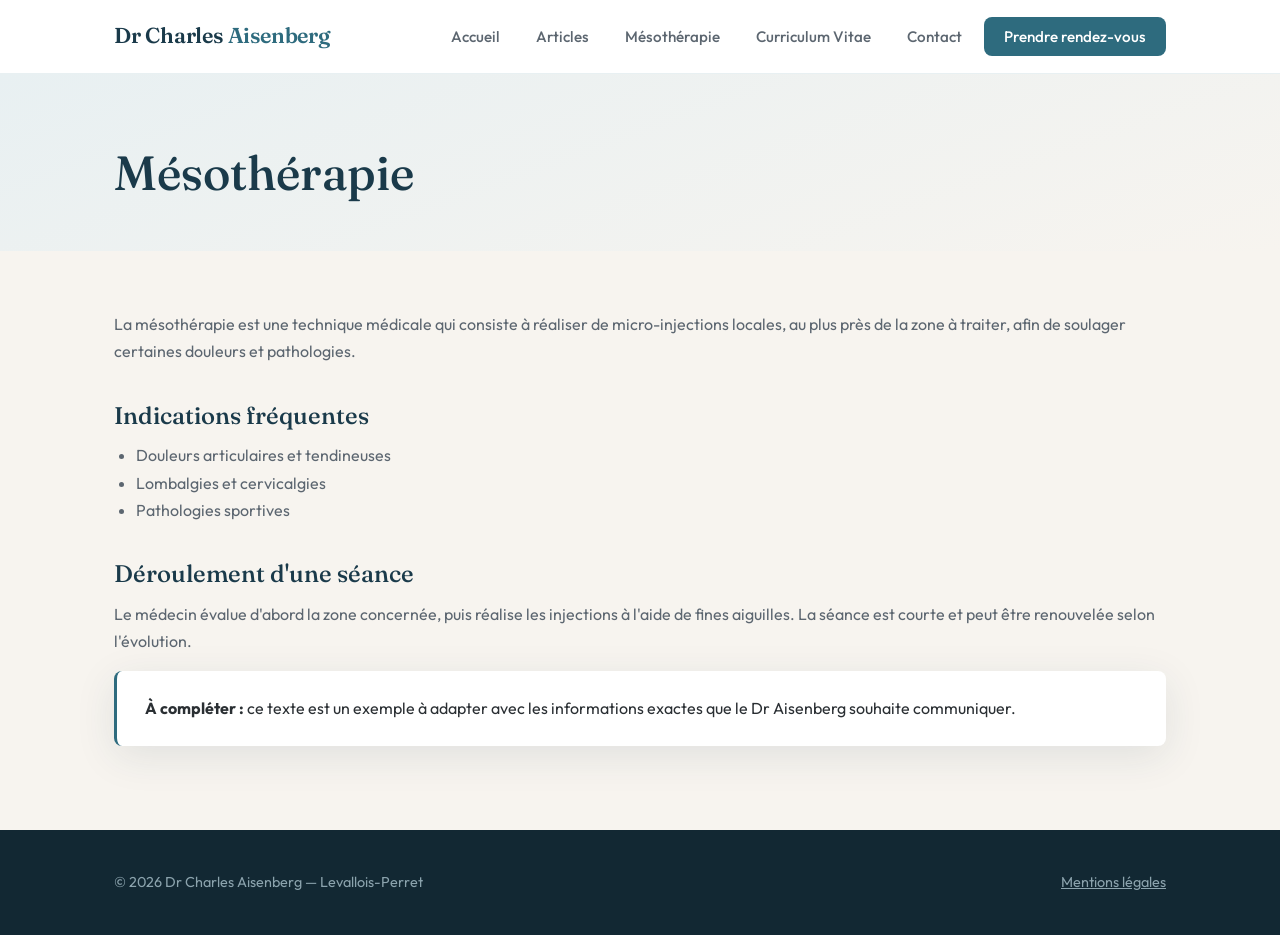
<file: archive/V1/mesotherapie.html>
<!DOCTYPE html>
<html lang="fr">
<head>
  <meta charset="UTF-8">
  <meta name="viewport" content="width=device-width, initial-scale=1">
  <title>Mésothérapie — Dr Charles Aisenberg</title>
  <meta name="description" content="La mésothérapie au cabinet du Dr Charles Aisenberg à Levallois-Perret.">
  <link rel="stylesheet" href="style.css">
</head>
<body>

  <header class="entete">
    <div class="contenu">
      <a href="index.html" class="logo">Dr Charles <span>Aisenberg</span></a>
      <nav>
        <ul class="nav">
          <li><a href="index.html">Accueil</a></li>
          <li><a href="articles.html">Articles</a></li>
          <li><a href="mesotherapie.html">Mésothérapie</a></li>
          <li><a href="cv.html">Curriculum Vitae</a></li>
          <li><a href="contact.html">Contact</a></li>
          <li><a href="https://www.doctolib.fr/medecin-du-sport/levallois-perret/charles-aisenberg" class="bouton-rdv" target="_blank" rel="noopener">Prendre rendez-vous</a></li>
        </ul>
      </nav>
    </div>
  </header>

  <section class="page-entete">
    <div class="contenu">
      <h1>Mésothérapie</h1>
    </div>
  </section>

  <section class="page-corps">
    <div class="contenu">
      <p>La mésothérapie est une technique médicale qui consiste à réaliser
      de micro-injections locales, au plus près de la zone à traiter, afin de
      soulager certaines douleurs et pathologies.</p>
      <h2>Indications fréquentes</h2>
      <ul>
        <li>Douleurs articulaires et tendineuses</li>
        <li>Lombalgies et cervicalgies</li>
        <li>Pathologies sportives</li>
      </ul>
      <h2>Déroulement d'une séance</h2>
      <p>Le médecin évalue d'abord la zone concernée, puis réalise les
      injections à l'aide de fines aiguilles. La séance est courte et peut
      être renouvelée selon l'évolution.</p>
      <div class="bloc-info">
        <strong>À compléter :</strong> ce texte est un exemple à adapter avec
        les informations exactes que le Dr Aisenberg souhaite communiquer.
      </div>
    </div>
  </section>

  <footer class="pied">
    <div class="contenu">
      <span>© 2026 Dr Charles Aisenberg — Levallois-Perret</span>
      <span><a href="mentions-legales.html">Mentions légales</a></span>
    </div>
  </footer>

</body>
</html>
</file>
<file: archive/V1/style.css>
/* ============================================
   Site Dr Charles Aisenberg — feuille de style
   Couleurs, polices et mise en page communes
   à toutes les pages.
   ============================================ */

@import url('https://fonts.googleapis.com/css2?family=Fraunces:opsz,wght@9..144,400;9..144,500;9..144,600&family=Outfit:wght@300;400;500;600&display=swap');

:root {
  --bleu-profond: #1a3a4a;
  --bleu-soin:    #2e6b7e;
  --bleu-clair:   #e8f0f2;
  --sable:        #f7f4ef;
  --texte:        #2a2f33;
  --texte-doux:   #5c6670;
  --blanc:        #ffffff;
  --accent:       #c9a063;
  --rayon:        14px;
  --ombre:        0 10px 40px rgba(26, 58, 74, 0.10);
  --largeur:      1100px;
}

* { margin: 0; padding: 0; box-sizing: border-box; }

html { scroll-behavior: smooth; }

body {
  font-family: 'Outfit', -apple-system, sans-serif;
  color: var(--texte);
  background: var(--sable);
  line-height: 1.7;
  -webkit-font-smoothing: antialiased;
}

h1, h2, h3 {
  font-family: 'Fraunces', Georgia, serif;
  font-weight: 500;
  line-height: 1.2;
  color: var(--bleu-profond);
}

a { color: var(--bleu-soin); }

img { max-width: 100%; display: block; }

.contenu {
  max-width: var(--largeur);
  margin: 0 auto;
  padding: 0 24px;
}

/* ---------- En-tête / navigation ---------- */
.entete {
  background: var(--blanc);
  border-bottom: 1px solid var(--bleu-clair);
  position: sticky;
  top: 0;
  z-index: 100;
}

.entete .contenu {
  display: flex;
  align-items: center;
  justify-content: space-between;
  padding-top: 18px;
  padding-bottom: 18px;
}

.logo {
  font-family: 'Fraunces', serif;
  font-size: 1.35rem;
  font-weight: 600;
  color: var(--bleu-profond);
  text-decoration: none;
  letter-spacing: -0.01em;
}

.logo span { color: var(--bleu-soin); }

.nav {
  display: flex;
  gap: 8px;
  align-items: center;
  list-style: none;
  flex-wrap: wrap;
}

.nav a {
  text-decoration: none;
  color: var(--texte-doux);
  font-size: 0.95rem;
  font-weight: 500;
  padding: 8px 14px;
  border-radius: 8px;
  transition: background 0.2s, color 0.2s;
}

.nav a:hover { background: var(--bleu-clair); color: var(--bleu-profond); }

.bouton-rdv {
  background: var(--bleu-soin) !important;
  color: var(--blanc) !important;
  padding: 10px 20px !important;
}

.bouton-rdv:hover { background: var(--bleu-profond) !important; }

/* ---------- Section d'accueil ---------- */
.hero {
  background: linear-gradient(160deg, var(--bleu-clair) 0%, var(--sable) 100%);
  padding: 90px 0 80px;
  position: relative;
  overflow: hidden;
}

.hero::before {
  content: "";
  position: absolute;
  top: -120px; right: -120px;
  width: 360px; height: 360px;
  background: radial-gradient(circle, rgba(46,107,126,0.12), transparent 70%);
  border-radius: 50%;
}

.hero .contenu { position: relative; }

.hero .surtitre {
  text-transform: uppercase;
  letter-spacing: 0.18em;
  font-size: 0.8rem;
  font-weight: 600;
  color: var(--bleu-soin);
  margin-bottom: 16px;
}

.hero h1 {
  font-size: clamp(2.4rem, 5vw, 3.6rem);
  max-width: 760px;
}

.hero p.intro {
  font-size: 1.15rem;
  color: var(--texte-doux);
  max-width: 580px;
  margin: 22px 0 32px;
}

.btn {
  display: inline-block;
  background: var(--bleu-soin);
  color: var(--blanc);
  text-decoration: none;
  font-weight: 500;
  padding: 14px 30px;
  border-radius: 50px;
  transition: transform 0.15s, background 0.2s;
}

.btn:hover { background: var(--bleu-profond); transform: translateY(-2px); }

.btn-clair {
  background: transparent;
  color: var(--bleu-soin);
  border: 1.5px solid var(--bleu-soin);
  margin-left: 10px;
}

.btn-clair:hover { background: var(--bleu-soin); color: var(--blanc); }

/* ---------- Sections génériques ---------- */
.section { padding: 80px 0; }

.section-titre {
  text-align: center;
  margin-bottom: 14px;
  font-size: clamp(1.8rem, 3.5vw, 2.5rem);
}

.section-soustitre {
  text-align: center;
  color: var(--texte-doux);
  max-width: 600px;
  margin: 0 auto 50px;
}

/* ---------- Cartes spécialités ---------- */
.grille-soins {
  display: grid;
  grid-template-columns: repeat(auto-fit, minmax(220px, 1fr));
  gap: 24px;
}

.carte-soin {
  background: var(--blanc);
  border-radius: var(--rayon);
  padding: 32px 26px;
  box-shadow: var(--ombre);
  border: 1px solid var(--bleu-clair);
  transition: transform 0.2s;
}

.carte-soin:hover { transform: translateY(-6px); }

.carte-soin .icone {
  width: 52px; height: 52px;
  background: var(--bleu-clair);
  border-radius: 12px;
  display: flex;
  align-items: center;
  justify-content: center;
  font-size: 1.5rem;
  margin-bottom: 18px;
}

.carte-soin h3 { font-size: 1.2rem; margin-bottom: 8px; }

.carte-soin p { color: var(--texte-doux); font-size: 0.95rem; }

/* ---------- Section présentation médecin ---------- */
.medecin {
  background: var(--blanc);
}

.medecin-grille {
  display: grid;
  grid-template-columns: 1fr 1.4fr;
  gap: 50px;
  align-items: center;
}

.medecin-photo {
  background: var(--bleu-clair);
  border-radius: var(--rayon);
  aspect-ratio: 4 / 5;
  display: flex;
  align-items: center;
  justify-content: center;
  color: var(--bleu-soin);
  font-size: 0.9rem;
  text-align: center;
  padding: 20px;
}

.medecin h2 { font-size: 2rem; margin-bottom: 6px; }

.medecin .role {
  color: var(--bleu-soin);
  font-weight: 500;
  margin-bottom: 18px;
}

/* ---------- Bandeau contact ---------- */
.contact-bandeau {
  background: var(--bleu-profond);
  color: var(--blanc);
}

.contact-bandeau h2 { color: var(--blanc); }

.contact-grille {
  display: grid;
  grid-template-columns: repeat(auto-fit, minmax(240px, 1fr));
  gap: 30px;
  margin-top: 36px;
}

.contact-item .etiquette {
  text-transform: uppercase;
  letter-spacing: 0.12em;
  font-size: 0.75rem;
  color: var(--accent);
  margin-bottom: 6px;
}

.contact-item a, .contact-item p { color: var(--blanc); text-decoration: none; }
.contact-item a:hover { text-decoration: underline; }

/* ---------- Pied de page ---------- */
.pied {
  background: #122833;
  color: #8ba3ad;
  padding: 40px 0;
  font-size: 0.9rem;
}

.pied .contenu {
  display: flex;
  justify-content: space-between;
  flex-wrap: wrap;
  gap: 16px;
}

.pied a { color: #8ba3ad; }

/* ---------- Pages de contenu simple ---------- */
.page-entete {
  background: linear-gradient(160deg, var(--bleu-clair), var(--sable));
  padding: 70px 0 50px;
}

.page-entete h1 { font-size: clamp(2rem, 4vw, 3rem); }

.page-corps { padding: 60px 0; }

.page-corps h2 { font-size: 1.5rem; margin: 36px 0 12px; }

.page-corps p { margin-bottom: 16px; color: var(--texte-doux); }

.page-corps ul { margin: 0 0 16px 22px; color: var(--texte-doux); }

.bloc-info {
  background: var(--blanc);
  border-left: 3px solid var(--bleu-soin);
  border-radius: 8px;
  padding: 24px 28px;
  box-shadow: var(--ombre);
  margin-bottom: 24px;
}

/* ---------- Responsive ---------- */
@media (max-width: 760px) {
  .medecin-grille { grid-template-columns: 1fr; }
  .entete .contenu { flex-direction: column; gap: 14px; }
  .hero { padding: 60px 0 50px; }
  .section { padding: 56px 0; }
  .btn-clair { margin-left: 0; margin-top: 10px; }
}
</file>
